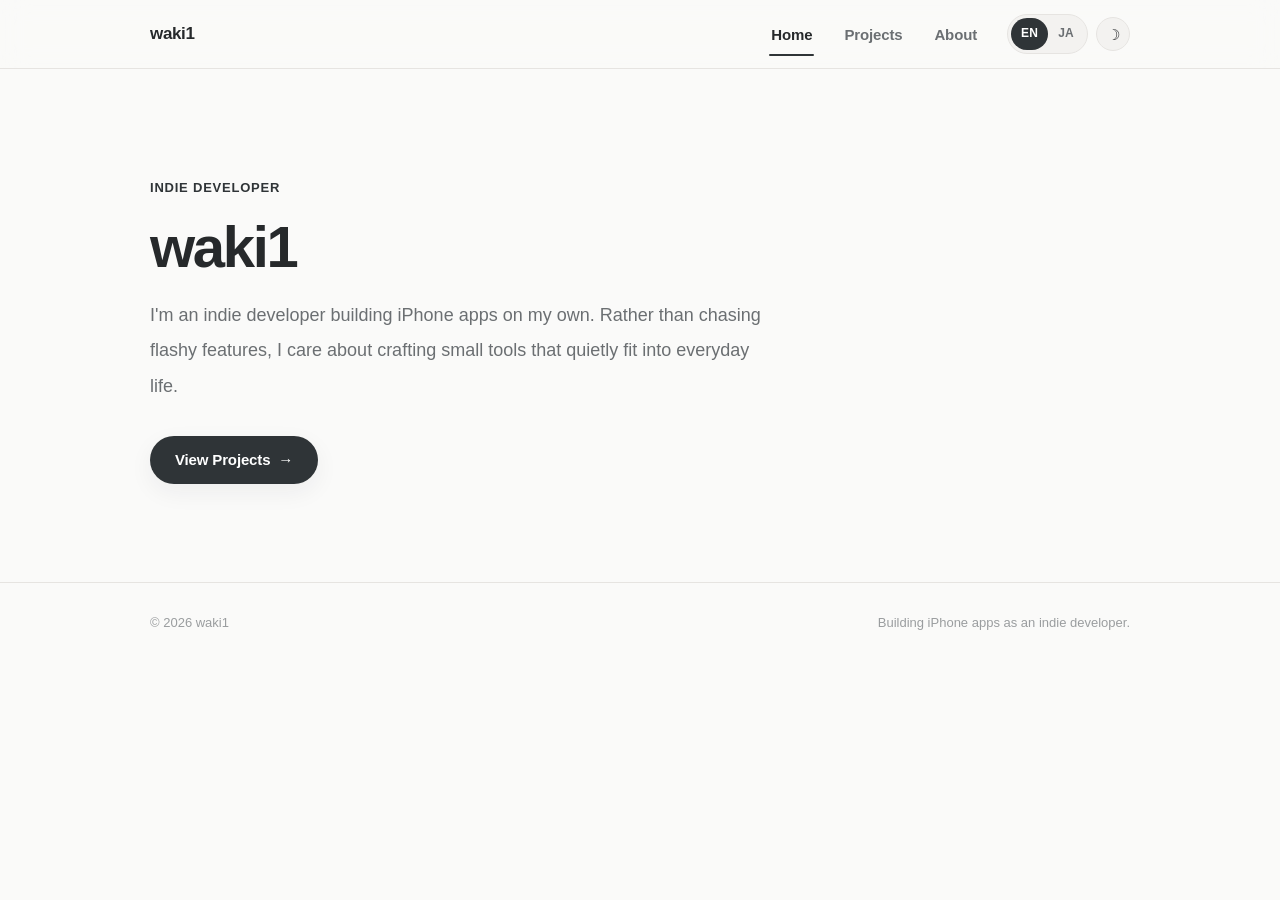
<file: index.html>
<!DOCTYPE html>
<html lang="en">
<head>
  <meta charset="UTF-8" />
  <meta name="viewport" content="width=device-width, initial-scale=1.0" />
  <title>waki1 - Indie Developer</title>
  <meta name="description" content="waki1 is an indie developer building iPhone apps — quiet, small tools crafted carefully for everyday life." />
  <meta name="robots" content="noai, noimageai" />
  <meta property="og:title" content="waki1 - Indie Developer" />
  <meta property="og:description" content="waki1 is an indie developer building iPhone apps — quiet, small tools crafted carefully for everyday life." />
  <meta property="og:type" content="website" />
  <meta name="theme-color" content="#2f3437" />
  <style>
    :root {
      --canvas: #fafaf9;
      --surface: #ffffff;
      --surface-soft: #f3f2f0;
      --ink: #26292b;
      --muted: #6b6f72;
      --faint: #9a9d9f;
      --accent: #2f3437;
      --accent-soft: #eceae7;
      --line: #e6e4e1;
      --nav-bg: rgba(250, 250, 249, .86);
      --radius: 18px;
      --radius-lg: 26px;
      --shadow: 0 18px 50px rgba(38, 41, 43, .08);
      --shadow-soft: 0 8px 24px rgba(38, 41, 43, .06);
      --max: 980px;
      --font-body: -apple-system, BlinkMacSystemFont, "SF Pro Text", "Hiragino Sans", "Hiragino Kaku Gothic ProN", "Noto Sans JP", sans-serif;
      --font-title: "Avenir Next", "SF Pro Display", "Hiragino Sans", sans-serif;
    }

    [data-theme="dark"] {
      --canvas: #17181a;
      --surface: #1f2123;
      --surface-soft: #26292b;
      --ink: #eef0f1;
      --muted: #a7abaf;
      --faint: #767b80;
      --accent: #d8dadc;
      --accent-soft: #2c2f31;
      --line: #313436;
      --nav-bg: rgba(23, 24, 26, .86);
      --shadow: 0 18px 50px rgba(0, 0, 0, .38);
      --shadow-soft: 0 8px 24px rgba(0, 0, 0, .3);
    }

    * { box-sizing: border-box; }
    html { scroll-behavior: smooth; }

    body {
      margin: 0;
      color: var(--ink);
      font-family: var(--font-body);
      line-height: 1.8;
      background: var(--canvas);
      transition: background-color .2s ease, color .2s ease;
    }

    a { color: inherit; text-decoration: none; }

    .wrap {
      width: min(var(--max), calc(100% - clamp(28px, 6vw, 56px)));
      margin: 0 auto;
    }

    /* Nav */
    .nav {
      position: sticky;
      top: 0;
      z-index: 20;
      border-bottom: 1px solid var(--line);
      background: var(--nav-bg);
      backdrop-filter: blur(14px);
      transition: background-color .2s ease, border-color .2s ease;
    }

    .nav-inner {
      min-height: 68px;
      display: flex;
      align-items: center;
      justify-content: space-between;
      gap: 16px;
      flex-wrap: wrap;
      padding: 10px 0;
    }

    .brand {
      font-weight: 800;
      font-size: 17px;
      letter-spacing: -.02em;
    }

    .nav-right {
      display: flex;
      align-items: center;
      gap: clamp(16px, 3vw, 28px);
      flex-wrap: wrap;
    }

    .tabs-nav {
      display: flex;
      align-items: center;
      gap: clamp(14px, 3vw, 28px);
    }

    .nav-controls {
      display: flex;
      align-items: center;
      gap: 8px;
    }

    .lang-toggle {
      display: inline-flex;
      align-items: center;
      padding: 3px;
      border: 1px solid var(--line);
      border-radius: 999px;
      background: var(--surface-soft);
      transition: background-color .2s ease, border-color .2s ease;
    }

    .lang-btn {
      border: 0;
      background: none;
      font: inherit;
      font-size: 12px;
      font-weight: 800;
      letter-spacing: .02em;
      color: var(--muted);
      padding: 5px 10px;
      border-radius: 999px;
      cursor: pointer;
      transition: background-color .18s ease, color .18s ease;
    }

    .lang-btn[aria-pressed="true"] {
      color: #fff;
      background: var(--accent);
    }

    [data-theme="dark"] .lang-btn[aria-pressed="true"] {
      color: #1b1c1e;
    }

    .theme-toggle {
      display: inline-flex;
      align-items: center;
      justify-content: center;
      width: 34px;
      height: 34px;
      border: 1px solid var(--line);
      border-radius: 999px;
      background: var(--surface-soft);
      color: var(--ink);
      font-size: 15px;
      line-height: 1;
      cursor: pointer;
      transition: background-color .2s ease, border-color .2s ease, transform .18s ease;
    }

    .theme-toggle:hover {
      transform: translateY(-1px);
    }

    .tab-btn {
      position: relative;
      padding: 8px 2px;
      border: 0;
      background: none;
      color: var(--muted);
      font: inherit;
      font-size: 15px;
      font-weight: 700;
      cursor: pointer;
      letter-spacing: -.01em;
    }

    .tab-btn::after {
      content: "";
      position: absolute;
      left: 0;
      right: 0;
      bottom: 0;
      height: 2px;
      border-radius: 2px;
      background: var(--accent);
      transform: scaleX(0);
      transition: transform .2s ease;
    }

    .tab-btn:hover { color: var(--ink); }

    .tab-btn[aria-current="page"] {
      color: var(--ink);
      font-weight: 800;
    }

    .tab-btn[aria-current="page"]::after {
      transform: scaleX(1);
    }

    /* Sections */
    main { padding: 56px 0 90px; }
    .view { display: none; }
    .view.is-active { display: block; }

    .eyebrow {
      display: inline-block;
      margin-bottom: 16px;
      color: var(--accent);
      font-size: 13px;
      font-weight: 800;
      letter-spacing: .06em;
      text-transform: uppercase;
    }

    /* Home */
    .hero {
      padding: 48px 0 8px;
    }

    .hero h1 {
      margin: 0 0 18px;
      font-family: var(--font-title);
      font-size: clamp(38px, 6vw, 58px);
      line-height: 1.12;
      letter-spacing: -.04em;
      font-weight: 750;
    }

    .hero .lead {
      max-width: 620px;
      margin: 0 0 32px;
      color: var(--muted);
      font-size: clamp(16px, 1.8vw, 18px);
      font-weight: 500;
      line-height: 1.95;
    }

    .btn {
      display: inline-flex;
      align-items: center;
      gap: 8px;
      min-height: 48px;
      padding: 12px 24px;
      border-radius: 999px;
      border: 1px solid transparent;
      font-weight: 800;
      font-size: 15px;
      letter-spacing: -.01em;
      cursor: pointer;
      transition: transform .18s ease, box-shadow .18s ease, background .18s ease;
    }

    .btn-primary {
      color: #fff;
      background: var(--accent);
      box-shadow: var(--shadow-soft);
    }

    [data-theme="dark"] .btn-primary {
      color: #1b1c1e;
    }

    .btn-primary:hover {
      transform: translateY(-2px);
      box-shadow: var(--shadow);
    }

    .btn-primary .arrow {
      transition: transform .18s ease;
    }

    .btn-primary:hover .arrow {
      transform: translateX(3px);
    }

    /* Section heading shared */
    .section-head {
      margin-bottom: 34px;
    }

    .section-head h2 {
      margin: 0 0 12px;
      font-family: var(--font-title);
      font-size: clamp(28px, 4vw, 38px);
      line-height: 1.2;
      letter-spacing: -.03em;
      font-weight: 720;
    }

    .section-head p {
      max-width: 640px;
      margin: 0;
      color: var(--muted);
      font-size: 16px;
      line-height: 1.9;
    }

    /* Projects grid */
    .cards {
      display: grid;
      gap: 18px;
      grid-template-columns: repeat(auto-fit, minmax(min(100%, 280px), 1fr));
    }

    .card {
      position: relative;
      display: flex;
      flex-direction: column;
      min-height: 168px;
      padding: 24px 22px 22px;
      border-radius: var(--radius);
      border: 1px solid var(--line);
      background: var(--surface);
      box-shadow: var(--shadow-soft);
      overflow: hidden;
      transition: transform .18s ease, box-shadow .18s ease, border-color .18s ease, background-color .2s ease;
    }

    .card::before {
      content: "";
      position: absolute;
      top: 0;
      left: 0;
      right: 0;
      height: 4px;
      background: var(--card-accent, var(--faint));
    }

    .card:hover {
      transform: translateY(-3px);
      box-shadow: var(--shadow);
      border-color: rgba(38, 41, 43, .14);
    }

    .card-dot {
      display: inline-flex;
      align-items: center;
      justify-content: center;
      width: 10px;
      height: 10px;
      margin-bottom: 14px;
      border-radius: 50%;
      background: var(--card-accent, var(--faint));
    }

    .card h3 {
      margin: 0 0 8px;
      font-size: 17px;
      line-height: 1.4;
      letter-spacing: -.02em;
    }

    .card p {
      margin: 0;
      color: var(--muted);
      font-size: 14px;
      line-height: 1.75;
    }

    /* About */
    .about-body {
      max-width: 640px;
    }

    .about-body p {
      margin: 0 0 20px;
      color: var(--muted);
      font-size: 16px;
      line-height: 1.95;
    }

    .about-body p:last-child { margin-bottom: 0; }

    /* Footer */
    footer {
      padding: 28px 0 44px;
      border-top: 1px solid var(--line);
      color: var(--faint);
      font-size: 13px;
      transition: border-color .2s ease, color .2s ease;
    }

    .foot {
      display: flex;
      justify-content: space-between;
      gap: 16px;
      flex-wrap: wrap;
    }

    @media (max-width: 560px) {
      .nav-inner { min-height: 60px; }
      .nav-right { gap: 12px; }
      .tabs-nav { gap: 16px; }
      .tab-btn { font-size: 14px; }
      .hero { padding-top: 30px; }
      main { padding: 40px 0 70px; }
      .card { padding: 20px 18px 18px; }
    }
  </style>
</head>
<body>
  <header class="nav">
    <div class="wrap nav-inner">
      <span class="brand">waki1</span>
      <div class="nav-right">
        <nav class="tabs-nav" aria-label="Main navigation">
          <button type="button" class="tab-btn" data-tab="home" aria-current="page">Home</button>
          <button type="button" class="tab-btn" data-tab="projects">Projects</button>
          <button type="button" class="tab-btn" data-tab="about">About</button>
        </nav>
        <div class="nav-controls">
          <div class="lang-toggle" role="group" aria-label="Language">
            <button type="button" class="lang-btn" data-lang="en" aria-pressed="true">EN</button>
            <button type="button" class="lang-btn" data-lang="ja" aria-pressed="false">JA</button>
          </div>
          <button type="button" class="theme-toggle" id="themeToggle" aria-label="Switch to dark mode" aria-pressed="false">
            <span id="themeToggleIcon" aria-hidden="true">&#9789;</span>
          </button>
        </div>
      </div>
    </div>
  </header>

  <main>
    <div class="wrap">

      <section id="home" class="view">
        <div class="hero">
          <span class="eyebrow" data-i18n="home.eyebrow">Indie Developer</span>
          <h1>waki1</h1>
          <p class="lead" data-i18n="home.lead">
            I'm an indie developer building iPhone apps on my own. Rather than chasing flashy features, I care about crafting small tools that quietly fit into everyday life.
          </p>
          <button type="button" class="btn btn-primary" data-goto="projects">
            <span data-i18n="home.cta">View Projects</span> <span class="arrow">→</span>
          </button>
        </div>
      </section>

      <section id="projects" class="view">
        <div class="section-head">
          <h2 data-i18n="projects.heading">Projects</h2>
          <p data-i18n="projects.subhead">iPhone apps I've released or am currently building.</p>
        </div>
        <div class="cards">
          <a class="card" style="--card-accent:#3f5e52" href="place-diary/index.html">
            <span class="card-dot"></span>
            <h3 data-i18n="projects.placediary.title">PlaceDiary - Quietly keep the air of a place</h3>
            <p data-i18n="projects.placediary.desc">PlaceDiary is an iPhone app for quietly preserving the warmth and space of a place. Available on the App Store.</p>
          </a>
          <a class="card" style="--card-accent:#7866c9" href="off-for-now/index.html">
            <span class="card-dot"></span>
            <h3 data-i18n="projects.offfornow.title">OffForNow - The choice to step away, for now</h3>
            <p data-i18n="projects.offfornow.desc">OffForNow is an iPhone app that helps you step back from information and return to your own time. Available on the App Store.</p>
          </a>
          <a class="card" style="--card-accent:#8a8f93" href="drink-social/index.html">
            <span class="card-dot"></span>
            <h3 data-i18n="projects.drinksocial.title">AlcoAid - Track your drinks, avoid overdoing it</h3>
            <p data-i18n="projects.drinksocial.desc">AlcoAid is an iPhone app that makes it easy to log your drinks, with a calendar, favorites, bar notes, and safety alerts to help you avoid overdrinking.</p>
          </a>
          <a class="card" style="--card-accent:#5c4736" href="live-letter/index.html">
            <span class="card-dot"></span>
            <h3 data-i18n="projects.liveletter.title">Live Letter - Keep the afterglow of a live show, like a letter</h3>
            <p data-i18n="projects.liveletter.desc">Live Letter is an iPhone app for keeping and looking back on the afterglow of concerts and festivals, like a letter or scrapbook. Available on the App Store.</p>
          </a>
          <a class="card" style="--card-accent:#2563eb" href="image-rotator/index.html">
            <span class="card-dot"></span>
            <h3 data-i18n="projects.imagerotator.title">ImageRotator - Easy photo orientation fixes and conversion</h3>
            <p data-i18n="projects.imagerotator.desc">ImageRotator is an iOS media conversion app for fixing photo orientation, batch rotating images, converting formats, cropping for social media, converting Live Photos, and trimming video.</p>
          </a>
        </div>
      </section>

      <section id="about" class="view">
        <div class="section-head">
          <h2 data-i18n="about.heading">About</h2>
          <p data-i18n="about.tagline">Indie Developer</p>
        </div>
        <div class="about-body">
          <p data-i18n="about.p1">waki1 is an indie developer building iPhone apps solo. Rather than working with a large team, I handle everything myself — from planning and design to development and release.</p>
          <p data-i18n="about.p2">What I build are apps for keeping memories, managing your distance from information, tracking daily habits, and handling photos and video — small apps that aren't about flashy features, but about being quietly useful in everyday life.</p>
          <p data-i18n="about.p3">I carefully review each feature, always thinking about whether it creates a comfortable experience for the people using it. Rather than flashy marketing, I care about the feel of actually using the app, and that's what drives my development.</p>
          <p data-i18n="about.p4">The profile on this page is a placeholder. I plan to gradually rewrite the content over time.</p>
        </div>
      </section>

    </div>
  </main>

  <footer>
    <div class="wrap foot">
      <span>&copy; 2026 waki1</span>
      <span data-i18n="footer.tagline">Building iPhone apps as an indie developer.</span>
    </div>
  </footer>

  <script>
    /* ---------- i18n ---------- */
    const i18n = {
      en: {
        "meta.title": "waki1 - Indie Developer",
        "meta.description": "waki1 is an indie developer building iPhone apps — quiet, small tools crafted carefully for everyday life.",
        "home.eyebrow": "Indie Developer",
        "home.lead": "I'm an indie developer building iPhone apps on my own. Rather than chasing flashy features, I care about crafting small tools that quietly fit into everyday life.",
        "home.cta": "View Projects",
        "projects.heading": "Projects",
        "projects.subhead": "iPhone apps I've released or am currently building.",
        "projects.placediary.title": "PlaceDiary - Quietly keep the air of a place",
        "projects.placediary.desc": "PlaceDiary is an iPhone app for quietly preserving the warmth and space of a place. Available on the App Store.",
        "projects.offfornow.title": "OffForNow - The choice to step away, for now",
        "projects.offfornow.desc": "OffForNow is an iPhone app that helps you step back from information and return to your own time. Available on the App Store.",
        "projects.drinksocial.title": "AlcoAid - Track your drinks, avoid overdoing it",
        "projects.drinksocial.desc": "AlcoAid is an iPhone app that makes it easy to log your drinks, with a calendar, favorites, bar notes, and safety alerts to help you avoid overdrinking.",
        "projects.liveletter.title": "Live Letter - Keep the afterglow of a live show, like a letter",
        "projects.liveletter.desc": "Live Letter is an iPhone app for keeping and looking back on the afterglow of concerts and festivals, like a letter or scrapbook. Available on the App Store.",
        "projects.imagerotator.title": "ImageRotator - Easy photo orientation fixes and conversion",
        "projects.imagerotator.desc": "ImageRotator is an iOS media conversion app for fixing photo orientation, batch rotating images, converting formats, cropping for social media, converting Live Photos, and trimming video.",
        "about.heading": "About",
        "about.tagline": "Indie Developer",
        "about.p1": "waki1 is an indie developer building iPhone apps solo. Rather than working with a large team, I handle everything myself — from planning and design to development and release.",
        "about.p2": "What I build are apps for keeping memories, managing your distance from information, tracking daily habits, and handling photos and video — small apps that aren't about flashy features, but about being quietly useful in everyday life.",
        "about.p3": "I carefully review each feature, always thinking about whether it creates a comfortable experience for the people using it. Rather than flashy marketing, I care about the feel of actually using the app, and that's what drives my development.",
        "about.p4": "The profile on this page is a placeholder. I plan to gradually rewrite the content over time.",
        "footer.tagline": "Building iPhone apps as an indie developer."
      },
      ja: {
        "meta.title": "waki1 - 個人開発者",
        "meta.description": "waki1は個人開発者としてiPhoneアプリを制作しています。静かで小さな、日常のための道具をつくることを大切にしています。",
        "home.eyebrow": "個人開発者",
        "home.lead": "個人開発者として、iPhoneアプリをひとりでつくっています。派手さよりも、日常にそっとなじむ小さな道具を、時間をかけて丁寧に磨くことを大切にしています。",
        "home.cta": "Projects を見る",
        "projects.heading": "Projects",
        "projects.subhead": "これまでにリリースした、あるいは開発中のiPhoneアプリです。",
        "projects.placediary.title": "PlaceDiary - その場所の空気を、静かに残す",
        "projects.placediary.desc": "PlaceDiaryは、場所にまつわる温度や余白を静かに残すためのiPhoneアプリです。App Storeで配信中。",
        "projects.offfornow.title": "OffForNow - いったん離れる、という選択",
        "projects.offfornow.desc": "OffForNowは、情報から少しだけ離れて、自分の時間へ戻るためのiPhoneアプリです。App Storeで配信中。",
        "projects.drinksocial.title": "アルコエイド - 飲酒記録で飲み過ぎ防止",
        "projects.drinksocial.desc": "アルコエイドは、飲んだお酒をかんたんに記録し、カレンダー・お気に入り・酒場メモ・セーフティ通知で飲みすぎ防止をサポートするiPhoneアプリです。",
        "projects.liveletter.title": "Live Letter - ライブの余韻を手紙のように残す",
        "projects.liveletter.desc": "Live Letterは、ライブやフェスの余韻を手紙やスクラップブックのように残して見返すiPhoneアプリです。App Storeで公開中です。",
        "projects.imagerotator.title": "ImageRotator - 写真の向き補正・画像変換をかんたんに",
        "projects.imagerotator.desc": "ImageRotatorは、写真の向き補正、画像の一括回転、形式変換、SNS向けクロップ、Live Photos変換、動画トリミングに対応したiOS向けメディア変換アプリです。",
        "about.heading": "About",
        "about.tagline": "個人開発者",
        "about.p1": "waki1は、個人でiPhoneアプリを開発しているインディー開発者です。大きなチームではなく、ひとりで企画から設計、開発、公開までを担当しています。",
        "about.p2": "つくっているのは、記憶を残すアプリ、情報との距離を整えるアプリ、日々の習慣を記録するアプリ、写真や動画を扱うツールなど、どれも派手な機能を競うものではなく、日常の中で静かに役立つことを目指した小さなアプリです。",
        "about.p3": "ひとつひとつの機能を丁寧に見直しながら、使う人にとって心地よい体験になっているかを大切に考えています。派手な宣伝よりも、実際に使ったときの手触りを大事にしたいという思いで開発を続けています。",
        "about.p4": "このページのプロフィールは仮の内容です。今後、内容は少しずつ書き直していく予定です。",
        "footer.tagline": "個人開発者としてiPhoneアプリをつくっています。"
      }
    };

    const LANG_KEY = "site-lang";
    const THEME_KEY = "site-theme";
    let currentLang = "en";

    function applyTranslations(lang) {
      const dict = i18n[lang] || i18n.en;

      document.querySelectorAll("[data-i18n]").forEach(el => {
        const key = el.dataset.i18n;
        if (dict[key] !== undefined) {
          el.textContent = dict[key];
        }
      });

      document.querySelectorAll("[data-i18n-html]").forEach(el => {
        const key = el.dataset.i18nHtml;
        if (dict[key] !== undefined) {
          el.innerHTML = dict[key];
        }
      });

      document.documentElement.lang = lang;

      const metaDescription = document.querySelector('meta[name="description"]');
      if (metaDescription) {
        metaDescription.setAttribute("content", dict["meta.description"]);
      }
      const ogDescription = document.querySelector('meta[property="og:description"]');
      if (ogDescription) {
        ogDescription.setAttribute("content", dict["meta.description"]);
      }
      const ogTitle = document.querySelector('meta[property="og:title"]');
      if (ogTitle) {
        ogTitle.setAttribute("content", dict["meta.title"]);
      }
    }

    function setLanguage(lang, { persist = true } = {}) {
      currentLang = i18n[lang] ? lang : "en";

      applyTranslations(currentLang);

      document.querySelectorAll(".lang-btn").forEach(btn => {
        const isActive = btn.dataset.lang === currentLang;
        btn.setAttribute("aria-pressed", isActive ? "true" : "false");
      });

      if (persist) {
        try {
          localStorage.setItem(LANG_KEY, currentLang);
        } catch (e) {
          /* localStorage unavailable — ignore */
        }
      }

      updateTitle();
    }

    document.querySelectorAll(".lang-btn").forEach(button => {
      button.addEventListener("click", () => setLanguage(button.dataset.lang));
    });

    /* ---------- theme ---------- */
    const themeToggle = document.getElementById("themeToggle");
    const themeToggleIcon = document.getElementById("themeToggleIcon");

    function applyThemeMeta(theme) {
      const meta = document.querySelector('meta[name="theme-color"]');
      if (meta) {
        meta.setAttribute("content", theme === "dark" ? "#17181a" : "#2f3437");
      }
    }

    function setTheme(theme, { persist = true } = {}) {
      const resolved = theme === "dark" ? "dark" : "light";

      if (resolved === "dark") {
        document.documentElement.setAttribute("data-theme", "dark");
      } else {
        document.documentElement.removeAttribute("data-theme");
      }

      if (themeToggle) {
        themeToggle.setAttribute("aria-pressed", resolved === "dark" ? "true" : "false");
        themeToggle.setAttribute("aria-label", resolved === "dark" ? "Switch to light mode" : "Switch to dark mode");
      }
      if (themeToggleIcon) {
        themeToggleIcon.innerHTML = resolved === "dark" ? "&#9788;" : "&#9789;";
      }

      applyThemeMeta(resolved);

      if (persist) {
        try {
          localStorage.setItem(THEME_KEY, resolved);
        } catch (e) {
          /* localStorage unavailable — ignore */
        }
      }
    }

    if (themeToggle) {
      themeToggle.addEventListener("click", () => {
        const isDark = document.documentElement.getAttribute("data-theme") === "dark";
        setTheme(isDark ? "light" : "dark");
      });
    }

    function initLanguage() {
      let stored = null;
      try {
        stored = localStorage.getItem(LANG_KEY);
      } catch (e) {
        /* localStorage unavailable — ignore */
      }
      setLanguage(stored === "ja" ? "ja" : "en", { persist: false });
    }

    function initTheme() {
      let stored = null;
      try {
        stored = localStorage.getItem(THEME_KEY);
      } catch (e) {
        /* localStorage unavailable — ignore */
      }
      if (stored === "dark" || stored === "light") {
        setTheme(stored, { persist: false });
      } else {
        const prefersDark = window.matchMedia && window.matchMedia("(prefers-color-scheme: dark)").matches;
        setTheme(prefersDark ? "dark" : "light", { persist: false });
      }
    }

    /* ---------- tabs (unchanged routing logic) ---------- */
    const validTabs = ["home", "projects", "about"];

    function currentTabFromHash() {
      const hash = window.location.hash.replace("#", "");
      return validTabs.includes(hash) ? hash : "home";
    }

    let currentSelectedTab = "home";

    function updateTitle() {
      const dict = i18n[currentLang] || i18n.en;
      document.title = currentSelectedTab === "home"
        ? dict["meta.title"]
        : `${currentSelectedTab === "projects" ? "Projects" : "About"} - waki1`;
    }

    function showTab(tab, { updateHash = true } = {}) {
      const selected = validTabs.includes(tab) ? tab : "home";
      currentSelectedTab = selected;

      document.querySelectorAll(".view").forEach(section => {
        section.classList.toggle("is-active", section.id === selected);
      });

      document.querySelectorAll(".tab-btn").forEach(button => {
        const isActive = button.dataset.tab === selected;
        if (isActive) {
          button.setAttribute("aria-current", "page");
        } else {
          button.removeAttribute("aria-current");
        }
      });

      if (updateHash) {
        const url = new URL(window.location.href);
        url.hash = `#${selected}`;
        history.pushState(null, "", url);
      }

      updateTitle();
    }

    document.querySelectorAll(".tab-btn").forEach(button => {
      button.addEventListener("click", () => showTab(button.dataset.tab));
    });

    document.querySelectorAll("[data-goto]").forEach(button => {
      button.addEventListener("click", () => showTab(button.dataset.goto));
    });

    window.addEventListener("hashchange", () => {
      showTab(currentTabFromHash(), { updateHash: false });
    });

    initTheme();
    initLanguage();
    showTab(currentTabFromHash(), { updateHash: false });
  </script>
</body>
</html>
</file>
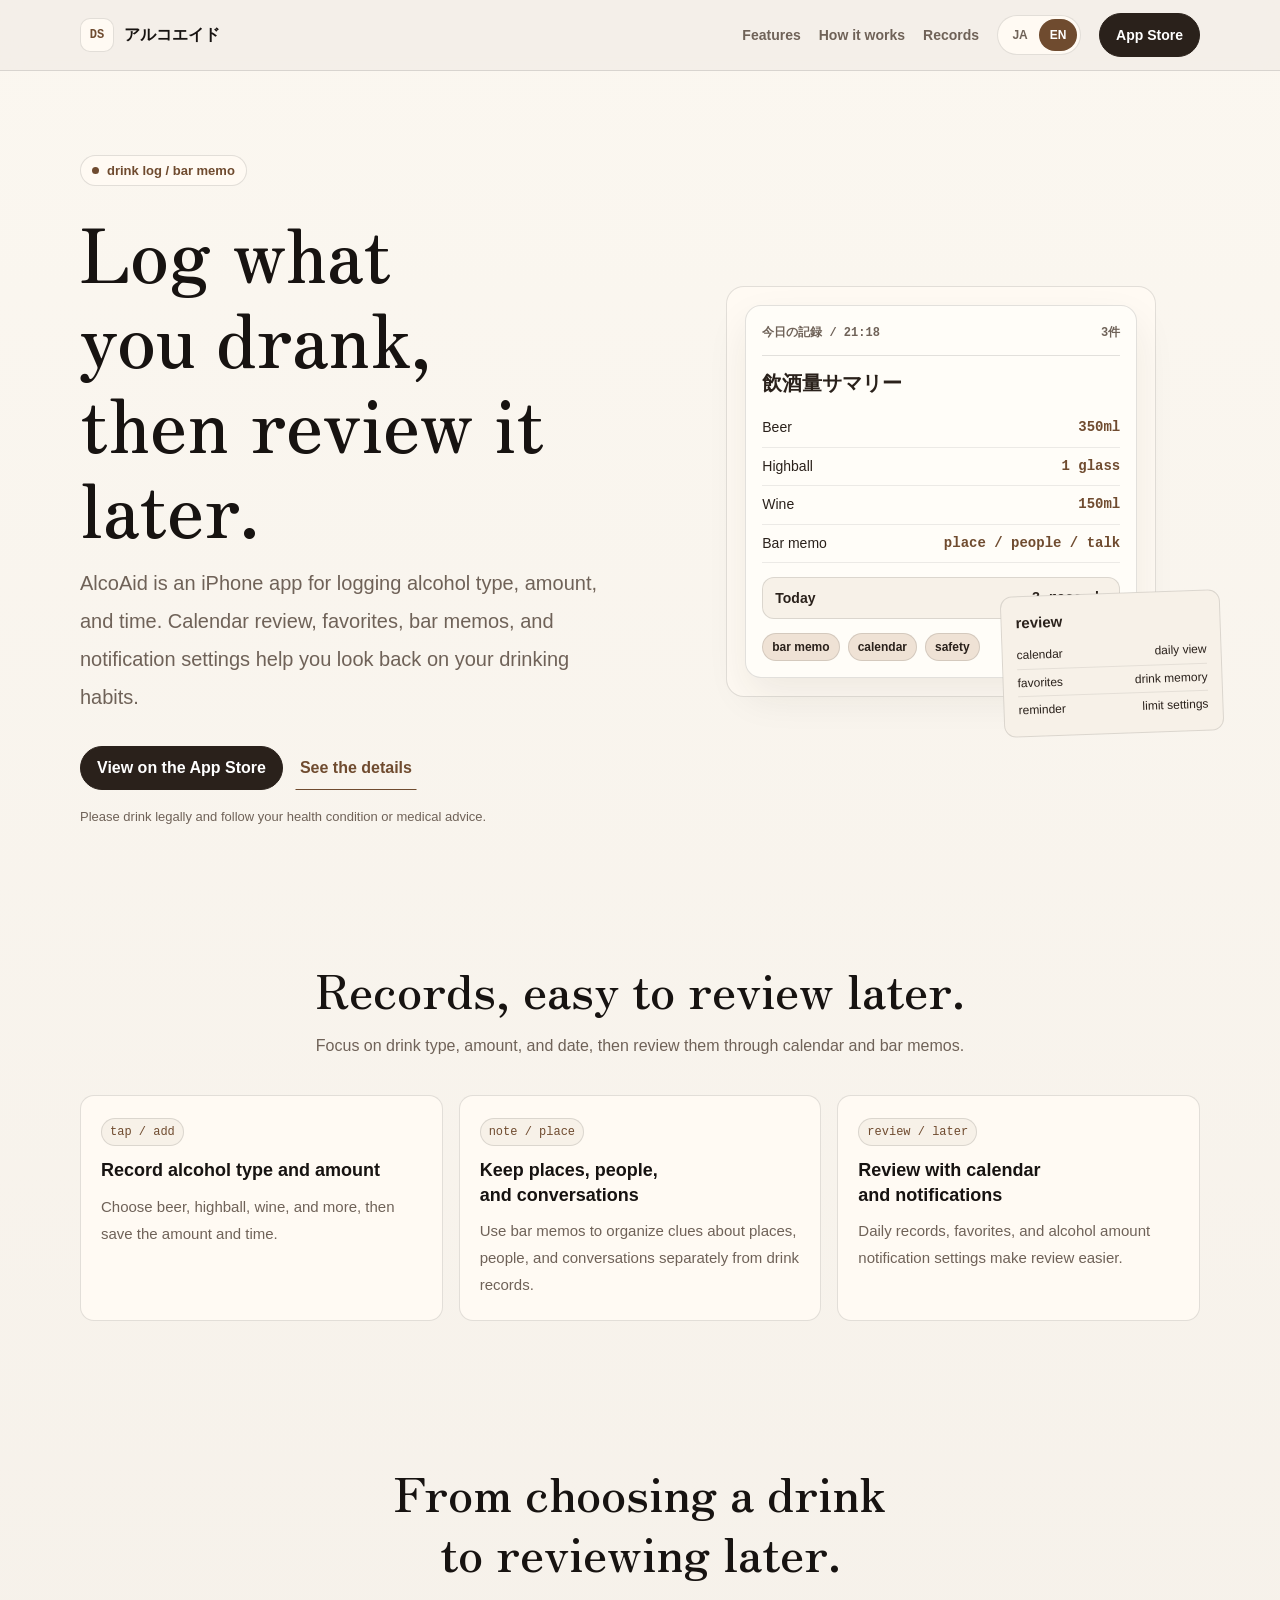
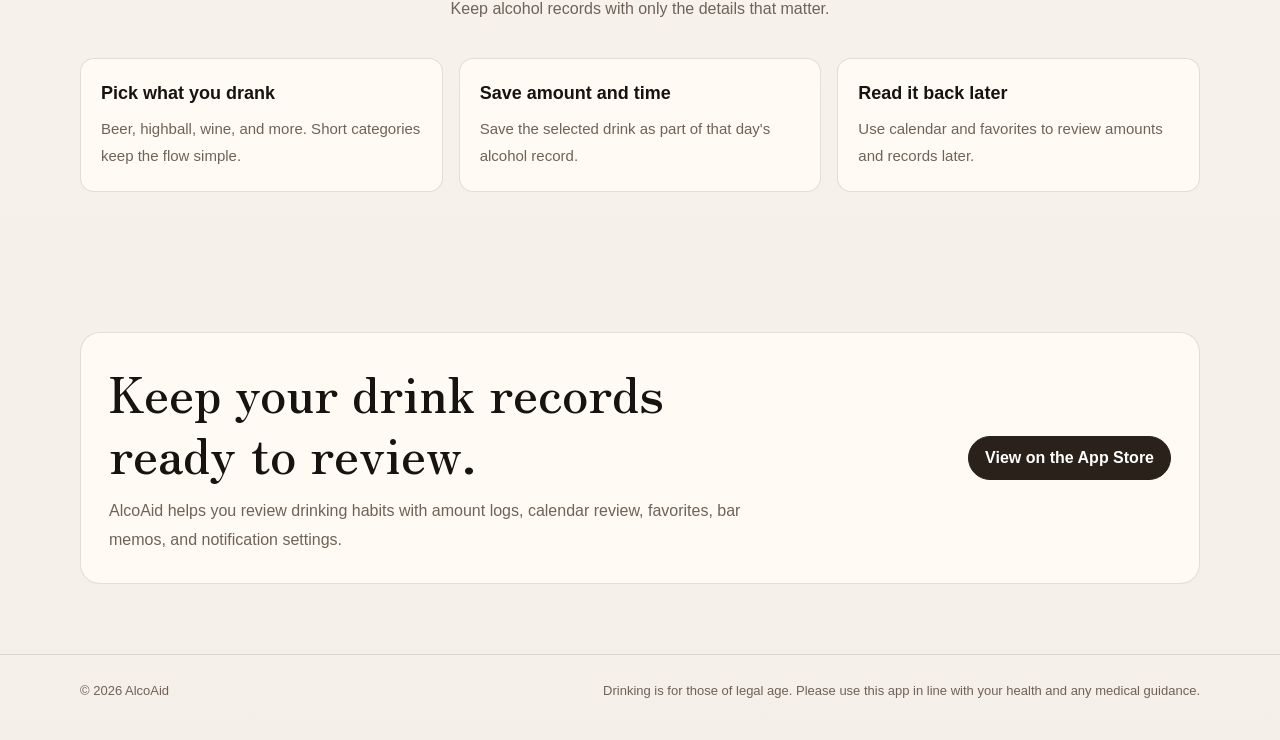
<file: drink-social/index.html>
<!DOCTYPE html>
<html lang="ja">
<head>
  <meta charset="UTF-8" />
  <meta name="viewport" content="width=device-width, initial-scale=1.0" />
  <title>アルコエイド - 飲んだ量を、あとで見返す。</title>
  <meta id="meta-description" name="description" content="アルコエイドは、お酒の種類や量、日時を記録し、カレンダーや酒場メモで振り返るiPhoneアプリです。" />
  <meta id="og-title" property="og:title" content="アルコエイド - 飲んだ量を、あとで見返す。" />
  <meta id="og-description" property="og:description" content="お酒の種類や量、日時を残し、カレンダー、酒場メモ、通知設定で振り返れるiPhoneアプリです。" />
  <meta property="og:type" content="website" />
  <meta name="theme-color" content="#f4efe8" />
  <link rel="preconnect" href="https://fonts.googleapis.com" />
  <link rel="preconnect" href="https://fonts.gstatic.com" crossorigin />
  <link href="https://fonts.googleapis.com/css2?family=Zen+Old+Mincho:wght@500;600;700&display=swap" rel="stylesheet" />
  <style>
    :root {
      --bg: #f4efe8;
      --panel: #fffaf3;
      --panel-2: #f7f1e8;
      --text: #171311;
      --muted: #6f6258;
      --line: rgba(23, 19, 17, .12);
      --ink: #2a211b;
      --accent: #6f4b2f;
      --tag: #efe2d5;
      --max: 1120px;
      --radius: 14px;
      --radius-lg: 18px;
      --font: -apple-system, BlinkMacSystemFont, "SF Pro Text", "Hiragino Sans", "Noto Sans JP", sans-serif;
      --font-display: "Zen Old Mincho", "Hiragino Mincho ProN", "Yu Mincho", serif;
      --mono: "SFMono-Regular", ui-monospace, Menlo, Consolas, monospace;
    }
    * { box-sizing: border-box; }
    html { scroll-behavior: smooth; }
    body {
      margin: 0;
      font-family: var(--font);
      color: var(--text);
      background: linear-gradient(180deg, #fbf7f0 0%, var(--bg) 100%);
      overflow-x: hidden;
      -webkit-touch-callout: none;
      -webkit-user-select: none;
      user-select: none;
    }
    a { color: inherit; text-decoration: none; }
    .wrap { width: min(var(--max), calc(100% - clamp(28px, 5vw, 56px))); margin: 0 auto; }
    .nav {
      position: sticky; top: 0; z-index: 20;
      background: rgba(244, 239, 232, .94);
      border-bottom: 1px solid var(--line);
      backdrop-filter: blur(12px);
    }
    .nav-inner {
      min-height: 70px;
      display: flex; align-items: center; justify-content: space-between; gap: 18px;
    }
    .brand { display: inline-flex; align-items: center; gap: 10px; font-weight: 650; letter-spacing: 0; }
    .brand-mark {
      width: 34px; height: 34px; border-radius: 10px; border: 1px solid var(--line);
      display: grid; place-items: center; background: var(--panel); font-family: var(--mono);
      font-size: 12px; color: var(--accent);
    }
    .nav-links {
      display: flex; align-items: center; gap: 18px; color: var(--muted); font-size: 14px; font-weight: 700;
      overflow-x: auto; white-space: nowrap; scrollbar-width: none;
    }
    .nav-links::-webkit-scrollbar { display: none; }
    .nav-links a:hover { color: var(--accent); }
    .language-switch {
      display: inline-flex; align-items: center; padding: 3px; border: 1px solid var(--line);
      border-radius: 999px; background: var(--panel); flex: 0 0 auto;
    }
    .language-switch button {
      min-width: 38px; min-height: 32px; padding: 5px 9px; border: 0; border-radius: 999px;
      color: var(--muted); background: transparent; font: inherit; font-size: 12px; font-weight: 650; cursor: pointer;
    }
    .language-switch button[aria-pressed="true"] { color: #fff; background: var(--accent); }
    .button, .text-link {
      display: inline-flex; align-items: center; justify-content: center; min-height: 44px; padding: 11px 16px;
      border-radius: 999px; border: 1px solid var(--line); font-weight: 650; letter-spacing: 0; white-space: nowrap;
    }
    .button { background: var(--ink); border-color: var(--ink); color: #fff; }
    .text-link { background: transparent; color: var(--accent); border-color: transparent; border-bottom: 1px solid var(--accent); border-radius: 0; padding-inline: 4px; }

    .hero { padding: 84px 0 60px; }
    .hero-grid { display: grid; grid-template-columns: minmax(0, 1.02fr) minmax(320px, .98fr); gap: clamp(30px, 5vw, 64px); align-items: center; }
    .kicker {
      display: inline-flex; align-items: center; gap: 8px; width: fit-content; padding: 7px 11px;
      border: 1px solid var(--line); border-radius: 999px; background: var(--panel); color: var(--accent);
      font-size: 13px; font-weight: 650;
    }
    .kicker::before { content: ""; width: 7px; height: 7px; border-radius: 50%; background: var(--accent); }
    h1, h2, h3 { text-wrap: balance; }
    h1 { margin: 22px 0 16px; font-family: var(--font-display); font-size: clamp(42px, 6vw, 74px); line-height: 1.15; letter-spacing: 0; font-weight: 600; }
    .lead { max-width: 620px; margin: 0; color: var(--muted); font-size: clamp(17px, 2vw, 20px); line-height: 1.9; font-weight: 500; }
    .hero-actions { display: flex; flex-wrap: wrap; gap: 12px; margin-top: 30px; }
    .note { margin: 16px 0 0; color: var(--muted); font-size: 13px; line-height: 1.7; }

    .log-stage { display: grid; place-items: center; position: relative; min-height: 520px; }
    .log-shell { width: min(430px, 92vw); background: var(--panel); border: 1px solid var(--line); border-radius: var(--radius-lg); padding: 18px; }
    .log-card {
      border: 1px solid var(--line); border-radius: 16px;
      background: #fffdf8;
      padding: 18px 16px 16px; color: var(--ink);
      box-shadow: 0 18px 40px rgba(42, 33, 27, .08);
    }
    .log-head {
      display: flex; justify-content: space-between; gap: 16px; align-items: center;
      padding-bottom: 14px; border-bottom: 1px solid var(--line);
      margin-bottom: 14px; font-family: var(--mono); font-size: 12px; color: var(--muted); font-weight: 650;
    }
    .log-title { margin: 0 0 12px; font-size: 20px; font-weight: 650; letter-spacing: 0; }
    .log-line {
      display: flex; justify-content: space-between; gap: 12px; padding: 9px 0; border-bottom: 1px solid rgba(23, 19, 17, .08);
      font-size: 14px; line-height: 1.4;
    }
    .log-line span:last-child { text-align: right; white-space: nowrap; font-family: var(--mono); color: var(--accent); font-weight: 650; }
    .log-total {
      display: flex; justify-content: space-between; gap: 12px; margin-top: 14px; padding: 12px; border: 1px solid var(--line);
      border-radius: 12px; background: var(--panel-2); font-size: 14px; font-weight: 650;
    }
    .log-total span:last-child { font-family: var(--mono); }
    .log-tags { display: flex; flex-wrap: wrap; gap: 8px; margin-top: 14px; }
    .tag {
      padding: 6px 9px; border: 1px solid var(--line); border-radius: 999px; background: var(--tag);
      font-size: 12px; font-weight: 800; color: var(--ink);
    }
    .log-side {
      position: absolute; right: 0; bottom: 18px; transform: translateX(22px) rotate(-2deg); width: min(220px, 42vw);
      border: 1px solid var(--line); border-radius: 12px; background: var(--panel-2); padding: 14px 14px 12px;
      font-size: 12px; line-height: 1.55; color: var(--ink);
    }
    .log-side strong { display: block; margin-bottom: 8px; font-size: 15px; }
    .log-side .mini-row { display: flex; justify-content: space-between; gap: 10px; padding: 4px 0; border-bottom: 1px solid rgba(23, 19, 17, .08); }
    .log-side .mini-row:last-child { border-bottom: 0; }

    section { padding: 70px 0; }
    .section-head { max-width: 720px; margin: 0 auto 34px; text-align: center; }
    .section-head h2 { margin: 0; font-family: var(--font-display); font-size: clamp(30px, 4.2vw, 48px); line-height: 1.25; letter-spacing: 0; font-weight: 600; }
    .section-head p { margin: 14px auto 0; color: var(--muted); font-size: 16px; line-height: 1.8; }
    .feature-grid, .how-grid { display: grid; grid-template-columns: repeat(3, 1fr); gap: 16px; }
    .feature-card, .step-card {
      border: 1px solid var(--line); border-radius: var(--radius); background: var(--panel); padding: 22px 20px;
    }
    .feature-card h3, .step-card h3 { margin: 0 0 10px; font-size: 18px; line-height: 1.35; letter-spacing: 0; }
    .feature-card p, .step-card p { margin: 0; color: var(--muted); font-size: 15px; line-height: 1.8; }
    .feature-chip {
      display: inline-flex; align-items: center; margin-bottom: 12px; padding: 6px 8px; border: 1px solid var(--line);
      border-radius: 999px; background: var(--panel-2); font-family: var(--mono); font-size: 12px; color: var(--accent);
    }
    .log-strip { display: grid; gap: 10px; margin-top: 14px; }
    .log-row {
      display: flex; justify-content: space-between; gap: 12px; padding: 10px 0; border-bottom: 1px dotted var(--line);
      font-family: var(--mono); font-size: 12px; color: var(--ink);
    }
    .log-row:last-child { border-bottom: 0; }
    .cta { border: 1px solid var(--line); border-radius: calc(var(--radius-lg) + 2px); background: var(--panel); padding: 28px; }
    .cta-grid { display: grid; grid-template-columns: 1fr auto; gap: 24px; align-items: center; }
    .cta h2 { margin: 0; font-family: var(--font-display); font-size: clamp(28px, 4vw, 50px); line-height: 1.22; letter-spacing: 0; font-weight: 600; }
    .cta p { margin: 14px 0 0; color: var(--muted); font-size: 16px; line-height: 1.8; max-width: 640px; }
    footer { padding: 28px 0 42px; color: var(--muted); font-size: 13px; border-top: 1px solid var(--line); }
    .foot { display: flex; justify-content: space-between; gap: 18px; flex-wrap: wrap; }

    @media (max-width: 940px) {
      .hero-grid, .cta-grid { grid-template-columns: 1fr; }
      .feature-grid, .how-grid { grid-template-columns: 1fr; }
      .log-stage { min-height: 420px; }
      .log-side { position: static; transform: none; width: 100%; margin-top: 14px; }
    }
    @media (max-width: 620px) {
      .nav-inner { min-height: 64px; }
      .nav-links { gap: 14px; }
      .nav-links a:not(.button) { display: none; }
      .hero { padding-top: 56px; }
      h1 { font-size: 40px; }
      section { padding: 56px 0; }
      .log-shell { padding: 12px; }
      .log-card { padding: 16px 12px 12px; }
      .log-title { font-size: 18px; }
      .cta { padding: 22px; }
      .language-switch button { min-width: 34px; padding-inline: 7px; }
    }
  </style>
</head>
<body>
  <header class="nav">
    <div class="wrap nav-inner">
      <a class="brand" href="#top" aria-label="アルコエイド トップへ" data-i18n-aria-label="brandLabel">
        <span class="brand-mark">DS</span>
        <span>アルコエイド</span>
      </a>
      <div class="nav-links">
        <a href="#features" data-i18n="navFeatures">できること</a>
        <a href="#howto" data-i18n="navHowto">使い方</a>
	        <a href="#record" data-i18n="navPromise">記録</a>
        <div class="language-switch" role="group" aria-label="言語を選択" data-i18n-aria-label="languageLabel">
          <button type="button" data-language="ja" aria-pressed="true">JA</button>
          <button type="button" data-language="en" aria-pressed="false">EN</button>
        </div>
        <a class="button" href="https://apps.apple.com/jp/app/id6759056143" data-store-link data-i18n="navStore">App Store</a>
      </div>
    </div>
  </header>

  <main id="top">
    <section class="hero">
      <div class="wrap hero-grid">
        <div>
	          <div class="kicker" data-i18n="heroKicker">飲酒記録 / 酒場メモ</div>
	          <h1 data-i18n-html="heroTitle">飲んだ量を、<br><span>あとで見返す。</span></h1>
	          <p class="lead" data-i18n="heroLead">アルコエイドは、お酒の種類、量、日時をタップで残すためのiPhoneアプリです。カレンダー、お気に入り、酒場メモ、通知設定で、自分の飲み方をあとから確認できます。</p>
          <div class="hero-actions">
            <a class="button" href="https://apps.apple.com/jp/app/id6759056143" data-store-link data-i18n="heroStore">App Storeで見る</a>
            <a class="text-link" href="#features" data-i18n="heroLink">内容を見る</a>
          </div>
          <p class="note" data-i18n="heroNote">※飲酒は20歳になってから。体調や医師の指示に従ってご利用ください。</p>
        </div>

        <div class="log-stage" aria-hidden="true" id="record">
          <div class="log-shell">
            <div class="log-card">
	              <div class="log-head"><span>今日の記録 / 21:18</span><span>3件</span></div>
	              <p class="log-title">飲酒量サマリー</p>
	              <div class="log-line"><span data-i18n="recordLine1L">ビール</span><span data-i18n="recordLine1R">350ml</span></div>
	              <div class="log-line"><span data-i18n="recordLine2L">ハイボール</span><span data-i18n="recordLine2R">1杯</span></div>
	              <div class="log-line"><span data-i18n="recordLine3L">ワイン</span><span data-i18n="recordLine3R">150ml</span></div>
	              <div class="log-line"><span data-i18n="recordLine4L">酒場メモ</span><span data-i18n="recordLine4R">店や人、会話</span></div>
	              <div class="log-total"><span data-i18n="recordTotalLabel">今日の合計</span><span data-i18n="recordTotalValue">3件</span></div>
              <div class="log-tags">
                <span class="tag" data-i18n="tag1">酒場メモ</span>
                <span class="tag" data-i18n="tag2">カレンダー</span>
                <span class="tag" data-i18n="tag3">通知</span>
              </div>
            </div>
          </div>
          <div class="log-side">
	            <strong data-i18n="sideTitle">振り返り</strong>
	            <div class="mini-row"><span data-i18n="sideRow1L">カレンダー</span><span data-i18n="sideRow1R">日別表示</span></div>
	            <div class="mini-row"><span data-i18n="sideRow2L">お気に入り</span><span data-i18n="sideRow2R">一杯の記録</span></div>
	            <div class="mini-row"><span data-i18n="sideRow3L">通知</span><span data-i18n="sideRow3R">上限設定</span></div>
          </div>
        </div>
      </div>
    </section>

    <section id="features">
      <div class="wrap">
        <div class="section-head">
	          <h2 data-i18n="featuresTitle">あとから確認しやすい記録</h2>
	          <p data-i18n="featuresLead">飲んだ種類、量、日付を中心に、カレンダーや酒場メモで振り返れる形にします。</p>
        </div>
        <div class="feature-grid">
          <article class="feature-card">
            <div class="feature-chip" data-i18n="featureChip1">タップで追加</div>
	            <h3 data-i18n="feature1Title">お酒の種類と量を記録する</h3>
	            <p data-i18n="feature1Body">ビール、ハイボール、ワインなどを選び、量と日時をその場で残せます。</p>
          </article>
          <article class="feature-card">
            <div class="feature-chip" data-i18n="featureChip2">店のメモ</div>
	            <h3 data-i18n="feature2Title">店や人、会話を控える</h3>
	            <p data-i18n="feature2Body">酒場メモで、店や人、会話の手がかりを飲酒記録とは別に整理できます。</p>
          </article>
          <article class="feature-card">
            <div class="feature-chip" data-i18n="featureChip3">あとで確認</div>
	            <h3 data-i18n="feature3Title">カレンダーと通知で振り返る</h3>
	            <p data-i18n="feature3Body">日ごとの記録、お気に入り、飲酒量の通知設定で、あとから確認しやすくします。</p>
          </article>
        </div>
      </div>
    </section>

    <section>
      <div class="wrap">
        <div class="section-head">
	          <h2 data-i18n="howTitle">記録までの流れ</h2>
	          <p data-i18n="howLead">お酒の記録を中心に、必要な情報だけを短い操作で残します。</p>
        </div>
        <div class="how-grid">
          <article class="step-card">
            <h3 data-i18n="step1Title">飲んだものを選ぶ</h3>
            <p data-i18n="step1Body">ビール、ハイボール、ワインなど、短いカテゴリから選びます。迷うための画面にしません。</p>
          </article>
          <article class="step-card">
	            <h3 data-i18n="step2Title">量と日時を残す</h3>
	            <p data-i18n="step2Body">選んだお酒を、その日の飲酒記録として保存します。</p>
          </article>
          <article class="step-card">
            <h3 data-i18n="step3Title">あとで読み返す</h3>
	            <p data-i18n="step3Body">カレンダーやお気に入りから、飲んだ量や記録を振り返れます。</p>
          </article>
        </div>
      </div>
    </section>

    <section>
      <div class="wrap">
        <div class="cta">
          <div class="cta-grid">
            <div>
              <h2 data-i18n-html="ctaTitle">飲んだ記録を、<br>あとで読める形に。</h2>
	              <p data-i18n="ctaBody">アルコエイドは、飲酒量、カレンダー、お気に入り、酒場メモ、通知設定で、自分の飲み方を振り返るためのアプリです。</p>
            </div>
            <div>
              <a class="button" href="https://apps.apple.com/jp/app/id6759056143" data-store-link data-i18n="ctaStore">App Storeで見る</a>
            </div>
          </div>
        </div>
      </div>
    </section>
  </main>

  <footer>
    <div class="wrap foot">
      <span data-i18n="footerCopyright">© 2026 アルコエイド</span>
      <span data-i18n="footerNote">飲酒は20歳になってから。体調や医師の指示に従ってご利用ください。</span>
    </div>
  </footer>

  <script>
    const japaneseText = Object.fromEntries(
      [...document.querySelectorAll("[data-i18n]")].map(element => [element.dataset.i18n, element.textContent])
    );
    const japaneseHTML = Object.fromEntries(
      [...document.querySelectorAll("[data-i18n-html]")].map(element => [element.dataset.i18nHtml, element.innerHTML])
    );
    const japaneseLabels = Object.fromEntries(
      [...document.querySelectorAll("[data-i18n-aria-label]")].map(element => [element.dataset.i18nAriaLabel, element.getAttribute("aria-label")])
    );

    const translations = {
      ja: {
        text: japaneseText,
        html: japaneseHTML,
        labels: japaneseLabels,
        meta: {
	          title: "アルコエイド - 飲んだ量を、あとで見返す。",
	          description: "アルコエイドは、お酒の種類や量、日時を記録し、カレンダーや酒場メモで振り返るiPhoneアプリです。",
	          ogDescription: "お酒の種類や量、日時を残し、カレンダー、酒場メモ、通知設定で振り返れるiPhoneアプリです。",
          storeUrl: "https://apps.apple.com/jp/app/id6759056143"
        }
      },
      en: {
        text: {
          navFeatures: "Features",
          navHowto: "How it works",
	          navPromise: "Records",
          navStore: "App Store",
	          heroKicker: "drink log / bar memo",
	          heroLead: "AlcoAid is an iPhone app for logging alcohol type, amount, and time. Calendar review, favorites, bar memos, and notification settings help you look back on your drinking habits.",
          heroStore: "View on the App Store",
          heroLink: "See the details",
          heroNote: "Please drink legally and follow your health condition or medical advice.",
	          recordLine1L: "Beer",
		          recordLine1R: "350ml",
	          recordLine2L: "Highball",
		          recordLine2R: "1 glass",
		          recordLine3L: "Wine",
		          recordLine3R: "150ml",
		          recordLine4L: "Bar memo",
		          recordLine4R: "place / people / talk",
		          recordTotalLabel: "Today",
		          recordTotalValue: "3 records",
	          tag1: "bar memo",
          tag2: "calendar",
          tag3: "safety",
	          sideTitle: "review",
	          sideRow1L: "calendar",
	          sideRow1R: "daily view",
	          sideRow2L: "favorites",
	          sideRow2R: "drink memory",
          sideRow3L: "reminder",
	          sideRow3R: "limit settings",
	          featuresTitle: "Records, easy to review later.",
	          featuresLead: "Focus on drink type, amount, and date, then review them through calendar and bar memos.",
          featureChip1: "tap / add",
	          feature1Title: "Record alcohol type and amount",
	          feature1Body: "Choose beer, highball, wine, and more, then save the amount and time.",
          featureChip2: "note / place",
	          feature2Title: "Keep places, people, and conversations",
	          feature2Body: "Use bar memos to organize clues about places, people, and conversations separately from drink records.",
          featureChip3: "review / later",
	          feature3Title: "Review with calendar and notifications",
	          feature3Body: "Daily records, favorites, and alcohol amount notification settings make review easier.",
	          howTitle: "From choosing a drink to reviewing later.",
	          howLead: "Keep alcohol records with only the details that matter.",
          step1Title: "Pick what you drank",
          step1Body: "Beer, highball, wine, and more. Short categories keep the flow simple.",
	          step2Title: "Save amount and time",
	          step2Body: "Save the selected drink as part of that day's alcohol record.",
          step3Title: "Read it back later",
	          step3Body: "Use calendar and favorites to review amounts and records later.",
	          ctaTitle: "Keep your drink records<br>ready to review.",
	          ctaBody: "AlcoAid helps you review drinking habits with amount logs, calendar review, favorites, bar memos, and notification settings.",
          ctaStore: "View on the App Store",
          footerCopyright: "© 2026 AlcoAid",
          footerNote: "Drinking is for those of legal age. Please use this app in line with your health and any medical guidance."
        },
        html: {
	          heroTitle: "Log what you drank,<br>then review it later.",
	          ctaTitle: "Keep your drink records<br>ready to review."
        },
        labels: {
          brandLabel: "Back to the AlcoAid home",
          languageLabel: "Choose a language"
        },
        meta: {
	          title: "AlcoAid - Log what you drank and review it later.",
	          description: "AlcoAid is an iPhone app for recording alcohol type, amount, and time, then reviewing through calendar and bar memos.",
	          ogDescription: "Record alcohol type, amount, and time, then review with calendar, bar memos, and notification settings.",
          storeUrl: "https://apps.apple.com/us/app/id6759056143"
        }
      }
    };

    function savedLanguage() {
      try { return localStorage.getItem("drinkSocialLanguage"); } catch { return null; }
    }
    function rememberLanguage(language) {
      try { localStorage.setItem("drinkSocialLanguage", language); } catch {}
    }
    function applyLanguage(language, shouldRemember = false) {
      const selected = translations[language] ? language : "ja";
      const translation = translations[selected];
      document.documentElement.lang = selected;
      document.title = translation.meta.title;
      document.querySelector("#meta-description").content = translation.meta.description;
      document.querySelector("#og-title").content = translation.meta.title;
      document.querySelector("#og-description").content = translation.meta.ogDescription;
      document.querySelectorAll("[data-i18n]").forEach(element => { element.textContent = translation.text[element.dataset.i18n]; });
      document.querySelectorAll("[data-i18n-html]").forEach(element => { element.innerHTML = translation.html[element.dataset.i18nHtml]; });
      document.querySelectorAll("[data-i18n-aria-label]").forEach(element => { element.setAttribute("aria-label", translation.labels[element.dataset.i18nAriaLabel]); });
      document.querySelectorAll("[data-store-link]").forEach(element => { element.href = translation.meta.storeUrl; });
      document.querySelectorAll("[data-language]").forEach(button => { button.setAttribute("aria-pressed", String(button.dataset.language === selected)); });
      if (shouldRemember) {
        rememberLanguage(selected);
        const url = new URL(window.location.href);
        url.searchParams.set("lang", selected);
        history.replaceState(null, "", `${url.pathname}${url.search}${url.hash}`);
      }
    }

    const requestedLanguage = new URLSearchParams(window.location.search).get("lang");
    const hasRequestedLanguage = Object.prototype.hasOwnProperty.call(translations, requestedLanguage);
    const initialLanguage = hasRequestedLanguage ? requestedLanguage : savedLanguage() || (navigator.language.toLowerCase().startsWith("ja") ? "ja" : "en");
    applyLanguage(initialLanguage);
    document.querySelectorAll("[data-language]").forEach(button => { button.addEventListener("click", () => applyLanguage(button.dataset.language, true)); });
    document.addEventListener("copy", event => event.preventDefault());
    document.addEventListener("cut", event => event.preventDefault());
    document.addEventListener("contextmenu", event => event.preventDefault());
    document.addEventListener("dragstart", event => event.preventDefault());
    document.addEventListener("keydown", event => {
      const key = event.key.toLowerCase();
      if ((event.metaKey || event.ctrlKey) && ["a", "c", "x", "s", "u"].includes(key)) event.preventDefault();
    });
  </script>
</body>
</html>
</file>
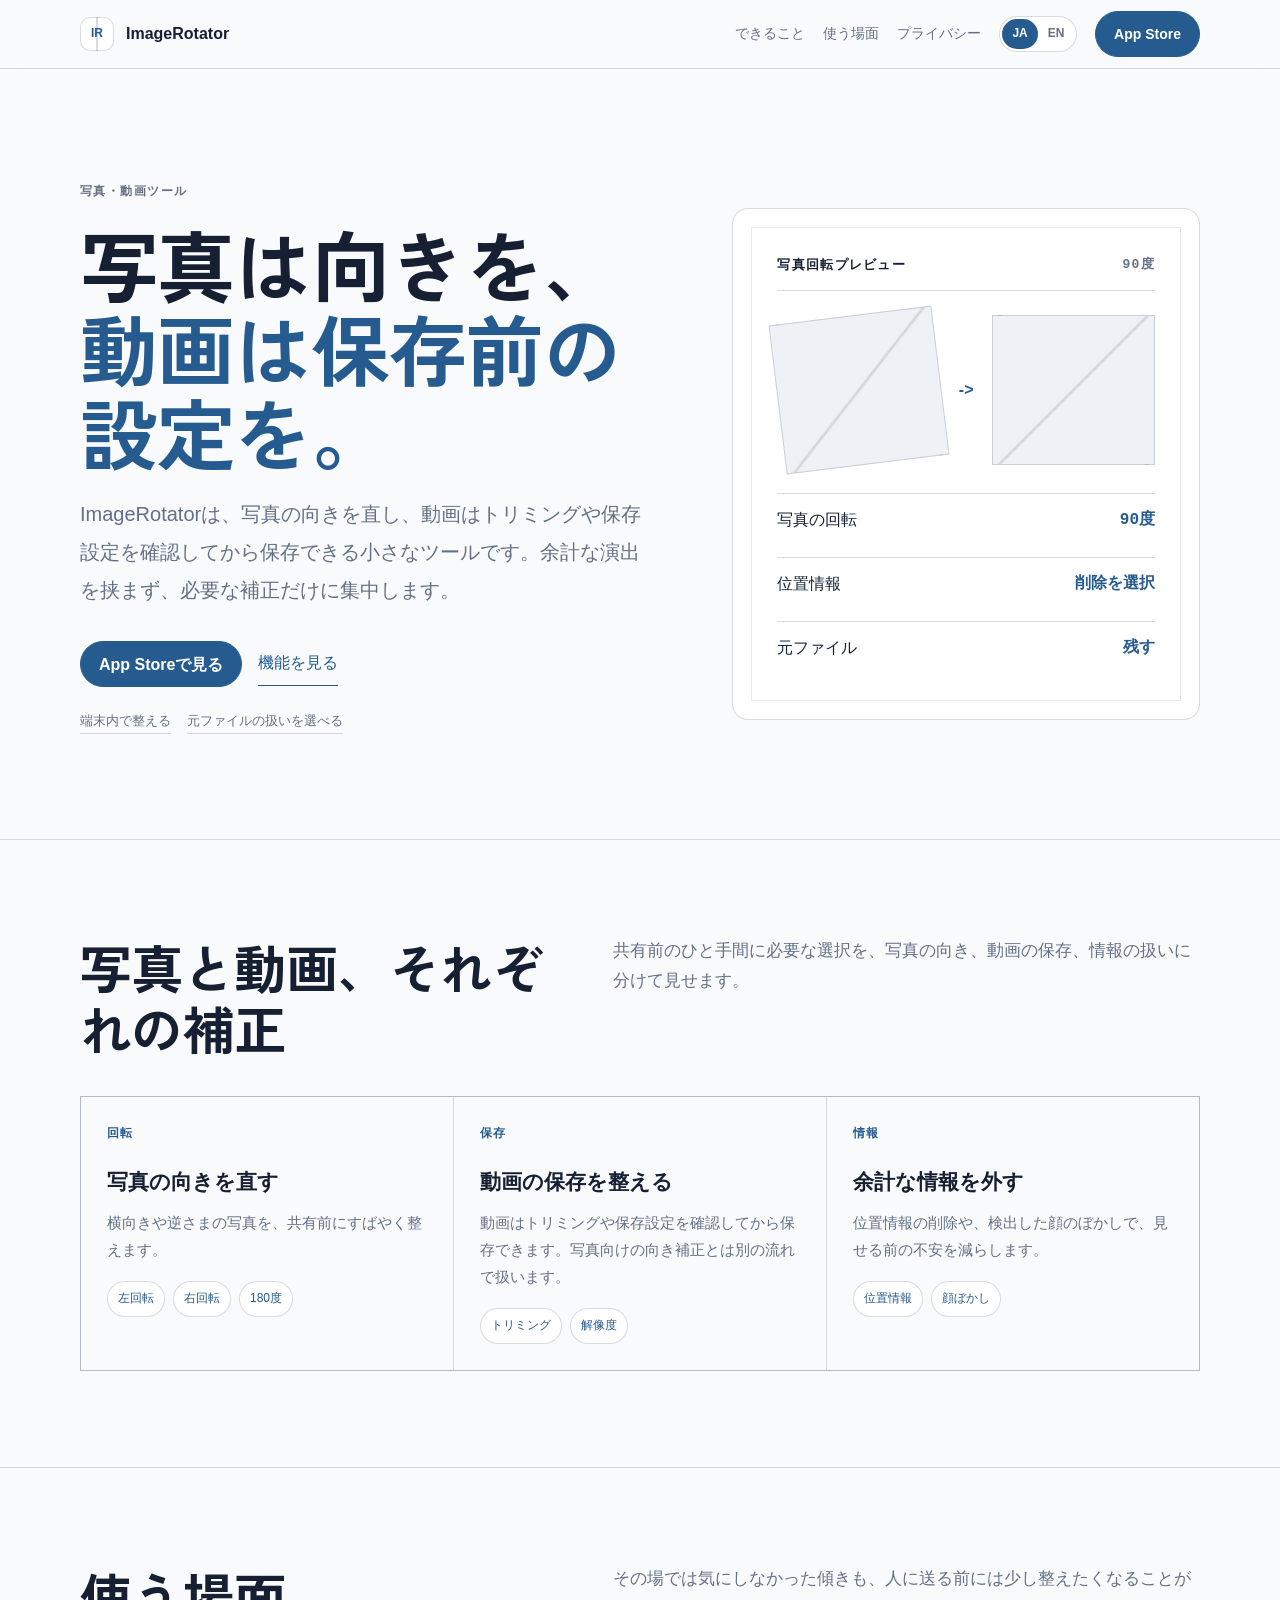
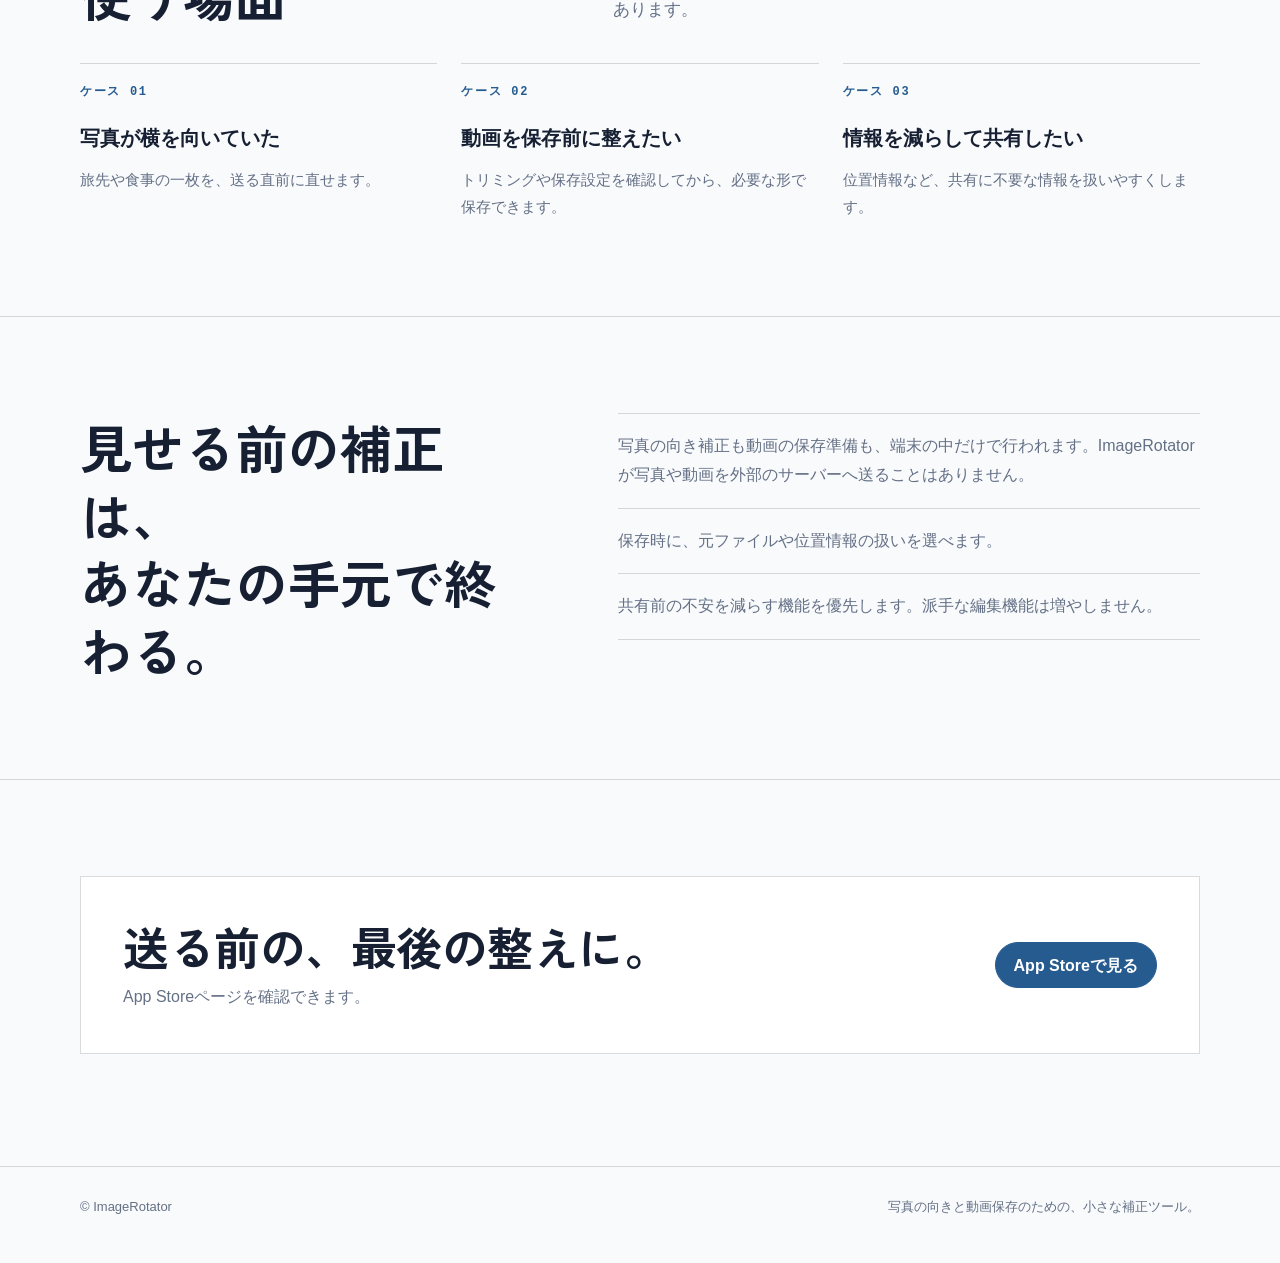
<file: image-rotator/index.html>
<!DOCTYPE html>
<html lang="ja">
<head>
  <meta charset="UTF-8" />
  <meta name="viewport" content="width=device-width, initial-scale=1.0" />
  <title id="page-title">ImageRotator - 写真の向きと、動画の保存を整える</title>
  <meta id="meta-description" name="description" content="ImageRotatorは、写真の向き補正と、動画のトリミングや保存設定を手元で整えるためのiPhoneアプリです。" />
  <meta id="og-title" property="og:title" content="ImageRotator - 写真の向きと、動画の保存を整える" />
  <meta id="og-description" property="og:description" content="写真は向きを直し、動画はトリミングや保存設定を確認してから保存できる小さなiPhoneツールです。" />
  <meta property="og:type" content="website" />
  <meta name="theme-color" content="#265b8f" />
  <link rel="preconnect" href="https://fonts.googleapis.com" />
  <link rel="preconnect" href="https://fonts.gstatic.com" crossorigin />
  <link href="https://fonts.googleapis.com/css2?family=Zen+Kaku+Gothic+New:wght@500;700;900&display=swap" rel="stylesheet" />
  <link rel="stylesheet" href="../src/app-page.css" />
</head>
<body class="app-rotator" data-storage-key="imageRotatorLanguage">
  <nav class="site-nav">
    <div class="wrap nav-inner">
      <a class="brand" href="#top" aria-label="ImageRotator トップへ" data-i18n-aria-label="brandLabel">
        <span class="brand-mark">IR</span>
        <span>ImageRotator</span>
      </a>
      <div class="nav-links" aria-label="ページ内ナビゲーション" data-i18n-aria-label="navLabel">
        <a href="#features" data-i18n="navFeatures">できること</a>
        <a href="#moments" data-i18n="navMoments">使う場面</a>
        <a href="#privacy" data-i18n="navPrivacy">プライバシー</a>
        <div class="language-switch" role="group" aria-label="言語を選択" data-i18n-aria-label="languageLabel">
          <button type="button" data-language="ja" aria-pressed="true">JA</button>
          <button type="button" data-language="en" aria-pressed="false">EN</button>
        </div>
        <a class="button" href="https://apps.apple.com/jp/app/id6754210727" target="_blank" rel="noopener" data-store-link data-i18n="navStore">App Store</a>
      </div>
    </div>
  </nav>

  <main id="top">
    <header class="hero">
      <div class="wrap hero-grid">
        <div>
          <span class="utility-label" data-i18n="utilityLabel">写真・動画ツール</span>
          <h1 data-i18n-html="heroTitle">写真は向きを、<br><span>動画は保存前の設定を。</span></h1>
          <p class="lead" data-i18n="heroLead">ImageRotatorは、写真の向きを直し、動画はトリミングや保存設定を確認してから保存できる小さなツールです。余計な演出を挟まず、必要な補正だけに集中します。</p>
          <div class="hero-actions">
            <a class="button" href="https://apps.apple.com/jp/app/id6754210727" target="_blank" rel="noopener" data-store-link data-i18n="heroStore">App Storeで見る</a>
            <a class="text-link" href="#features" data-i18n="heroLink">機能を見る</a>
          </div>
          <p class="micro-note">
            <span data-i18n="note1">端末内で整える</span>
            <span data-i18n="note2">元ファイルの扱いを選べる</span>
          </p>
        </div>

        <div class="motif-panel" aria-hidden="true">
          <div class="motif-inner">
            <div class="motif-title">
	              <span>写真回転プレビュー</span>
              <span class="motif-meta">90度</span>
            </div>
            <div class="tool-preview">
              <div class="photo-shape before"></div>
              <div class="arrow">-&gt;</div>
              <div class="photo-shape after"></div>
            </div>
            <div class="tool-controls">
	              <div class="control-row"><span data-i18n="control1">写真の回転</span><span>90度</span></div>
              <div class="control-row"><span data-i18n="control2">位置情報</span><span data-i18n="control2Value">削除を選択</span></div>
              <div class="control-row"><span data-i18n="control3">元ファイル</span><span data-i18n="control3Value">残す</span></div>
            </div>
          </div>
        </div>
      </div>
    </header>

    <section id="features">
      <div class="wrap">
        <div class="section-head">
          <h2 data-i18n="featuresTitle">写真と動画、それぞれの補正</h2>
	          <p data-i18n="featuresLead">共有前のひと手間に必要な選択を、写真の向き、動画の保存、情報の扱いに分けて見せます。</p>
        </div>
        <div class="fragment-grid">
          <article class="fragment">
            <span class="fragment-kicker">回転</span>
	            <h3 data-i18n="feature1Title">写真の向きを直す</h3>
	            <p data-i18n="feature1Body">横向きや逆さまの写真を、共有前にすばやく整えます。</p>
            <div class="inline-chips"><span>左回転</span><span>右回転</span><span>180度</span></div>
          </article>
          <article class="fragment">
            <span class="fragment-kicker">保存</span>
	            <h3 data-i18n="feature2Title">動画の保存を整える</h3>
	            <p data-i18n="feature2Body">動画はトリミングや保存設定を確認してから保存できます。写真向けの向き補正とは別の流れで扱います。</p>
	            <div class="inline-chips"><span>トリミング</span><span>解像度</span></div>
          </article>
          <article class="fragment">
            <span class="fragment-kicker">情報</span>
            <h3 data-i18n="feature3Title">余計な情報を外す</h3>
            <p data-i18n="feature3Body">位置情報の削除や、検出した顔のぼかしで、見せる前の不安を減らします。</p>
            <div class="inline-chips"><span>位置情報</span><span>顔ぼかし</span></div>
          </article>
        </div>
      </div>
    </section>

    <section id="moments">
      <div class="wrap">
        <div class="section-head">
          <h2 data-i18n="momentsTitle">使う場面</h2>
          <p data-i18n="momentsLead">その場では気にしなかった傾きも、人に送る前には少し整えたくなることがあります。</p>
        </div>
        <div class="steps">
          <div class="step"><span class="step-num">ケース 01</span><h3 data-i18n="case1Title">写真が横を向いていた</h3><p data-i18n="case1Body">旅先や食事の一枚を、送る直前に直せます。</p></div>
	          <div class="step"><span class="step-num">ケース 02</span><h3 data-i18n="case2Title">動画を保存前に整えたい</h3><p data-i18n="case2Body">トリミングや保存設定を確認してから、必要な形で保存できます。</p></div>
          <div class="step"><span class="step-num">ケース 03</span><h3 data-i18n="case3Title">情報を減らして共有したい</h3><p data-i18n="case3Body">位置情報など、共有に不要な情報を扱いやすくします。</p></div>
        </div>
      </div>
    </section>

    <section id="privacy">
      <div class="wrap promise">
        <blockquote class="quote" data-i18n-html="privacyQuote">見せる前の補正は、<br>あなたの手元で終わる。</blockquote>
        <div class="promise-list">
	          <div data-i18n="privacy1">写真の向き補正も動画の保存準備も、端末の中だけで行われます。ImageRotatorが写真や動画を外部のサーバーへ送ることはありません。</div>
          <div data-i18n="privacy2">保存時に、元ファイルや位置情報の扱いを選べます。</div>
          <div data-i18n="privacy3">共有前の不安を減らす機能を優先します。派手な編集機能は増やしません。</div>
        </div>
      </div>
    </section>

    <section class="cta">
      <div class="wrap cta-panel">
        <div>
          <h2 data-i18n="ctaTitle">送る前の、最後の整えに。</h2>
	          <p data-i18n="ctaBody">App Storeページを確認できます。</p>
        </div>
        <a class="button" href="https://apps.apple.com/jp/app/id6754210727" target="_blank" rel="noopener" data-store-link data-i18n="ctaStore">App Storeで見る</a>
      </div>
    </section>
  </main>

  <footer>
    <div class="wrap footer-inner">
      <span data-i18n="footerCopyright">© ImageRotator</span>
	      <span data-i18n="footerTagline">写真の向きと動画保存のための、小さな補正ツール。</span>
    </div>
  </footer>

  <script>
    window.PAGE_TRANSLATIONS = {
      ja: {
        meta: {
	          title: "ImageRotator - 写真の向きと、動画の保存を整える",
	          description: "ImageRotatorは、写真の向き補正と、動画のトリミングや保存設定を手元で整えるためのiPhoneアプリです。",
	          ogDescription: "写真は向きを直し、動画はトリミングや保存設定を確認してから保存できる小さなiPhoneツールです。",
          storeUrl: "https://apps.apple.com/jp/app/id6754210727"
        }
      },
      en: {
        text: {
          navFeatures: "Features",
          navMoments: "Moments",
          navPrivacy: "Privacy",
          navStore: "App Store",
	          utilityLabel: "PHOTO / VIDEO TOOL",
	          heroLead: "ImageRotator is a small tool for fixing photo orientation and preparing videos with trimming and save settings before you save them. It stays focused on the correction you actually need.",
          heroStore: "View on the App Store",
          heroLink: "See features",
          note1: "Process on device",
          note2: "Choose how originals are handled",
	          control1: "Photo rotation",
          control2: "Location",
          control2Value: "Remove",
          control3: "Original",
          control3Value: "Keep",
          featuresTitle: "Correction for photos and videos.",
	          featuresLead: "The choices are separated into photo orientation, video saving, and how private information is handled.",
	          feature1Title: "Fix photo orientation",
	          feature1Body: "Straighten sideways or upside-down photos before sharing.",
	          feature2Title: "Prepare video saving",
	          feature2Body: "For videos, check trimming and save settings before saving. Photo rotation is handled separately.",
          feature3Title: "Remove extra information",
                    feature3Body: "Location removal and detected-face blur help reduce worry before sharing.",
          momentsTitle: "Moments it comes in handy",
          momentsLead: "A tilt that did not matter at the time can become something you want to fix before sending.",
          case1Title: "A photo is sideways",
          case1Body: "Fix a travel or meal photo right before sending it.",
	          case2Title: "You want to prepare a video before saving",
		          case2Body: "Check trimming and save settings, then save the video in the form you need.",
          case3Title: "You want to share less information",
          case3Body: "Handle location and other details that do not need to travel with the file.",
	          privacy1: "Photo orientation fixes and video save preparation all happen on your device. ImageRotator never sends your photos or videos to an external server.",
          privacy2: "Choose what happens to originals and location information when saving.",
          privacy3: "The priority is reducing sharing anxiety. We don't add flashy editing tools.",
          ctaTitle: "For the final tidy-up before sending.",
	          ctaBody: "View the App Store page for ImageRotator.",
          ctaStore: "View on the App Store",
          footerCopyright: "© ImageRotator",
	          footerTagline: "A small correction tool for photo orientation and video saving."
        },
        html: {
	          heroTitle: "Fix photo orientation,<br><span>prepare videos before saving.</span>",
          privacyQuote: "The correction before sharing<br>stays in your hands."
        },
        labels: {
          brandLabel: "Back to the ImageRotator home",
          navLabel: "Page navigation",
          languageLabel: "Choose a language"
        },
        meta: {
	          title: "ImageRotator - Photo orientation and video saving",
	          description: "ImageRotator is an iPhone app for fixing photo orientation and preparing videos with trimming and save settings.",
	          ogDescription: "A small iPhone tool for photo orientation, video trimming, save settings, and privacy choices.",
          storeUrl: "https://apps.apple.com/us/app/id6754210727"
        }
      }
    };
  </script>
  <script src="../src/app-page.js"></script>
</body>
</html>
</file>
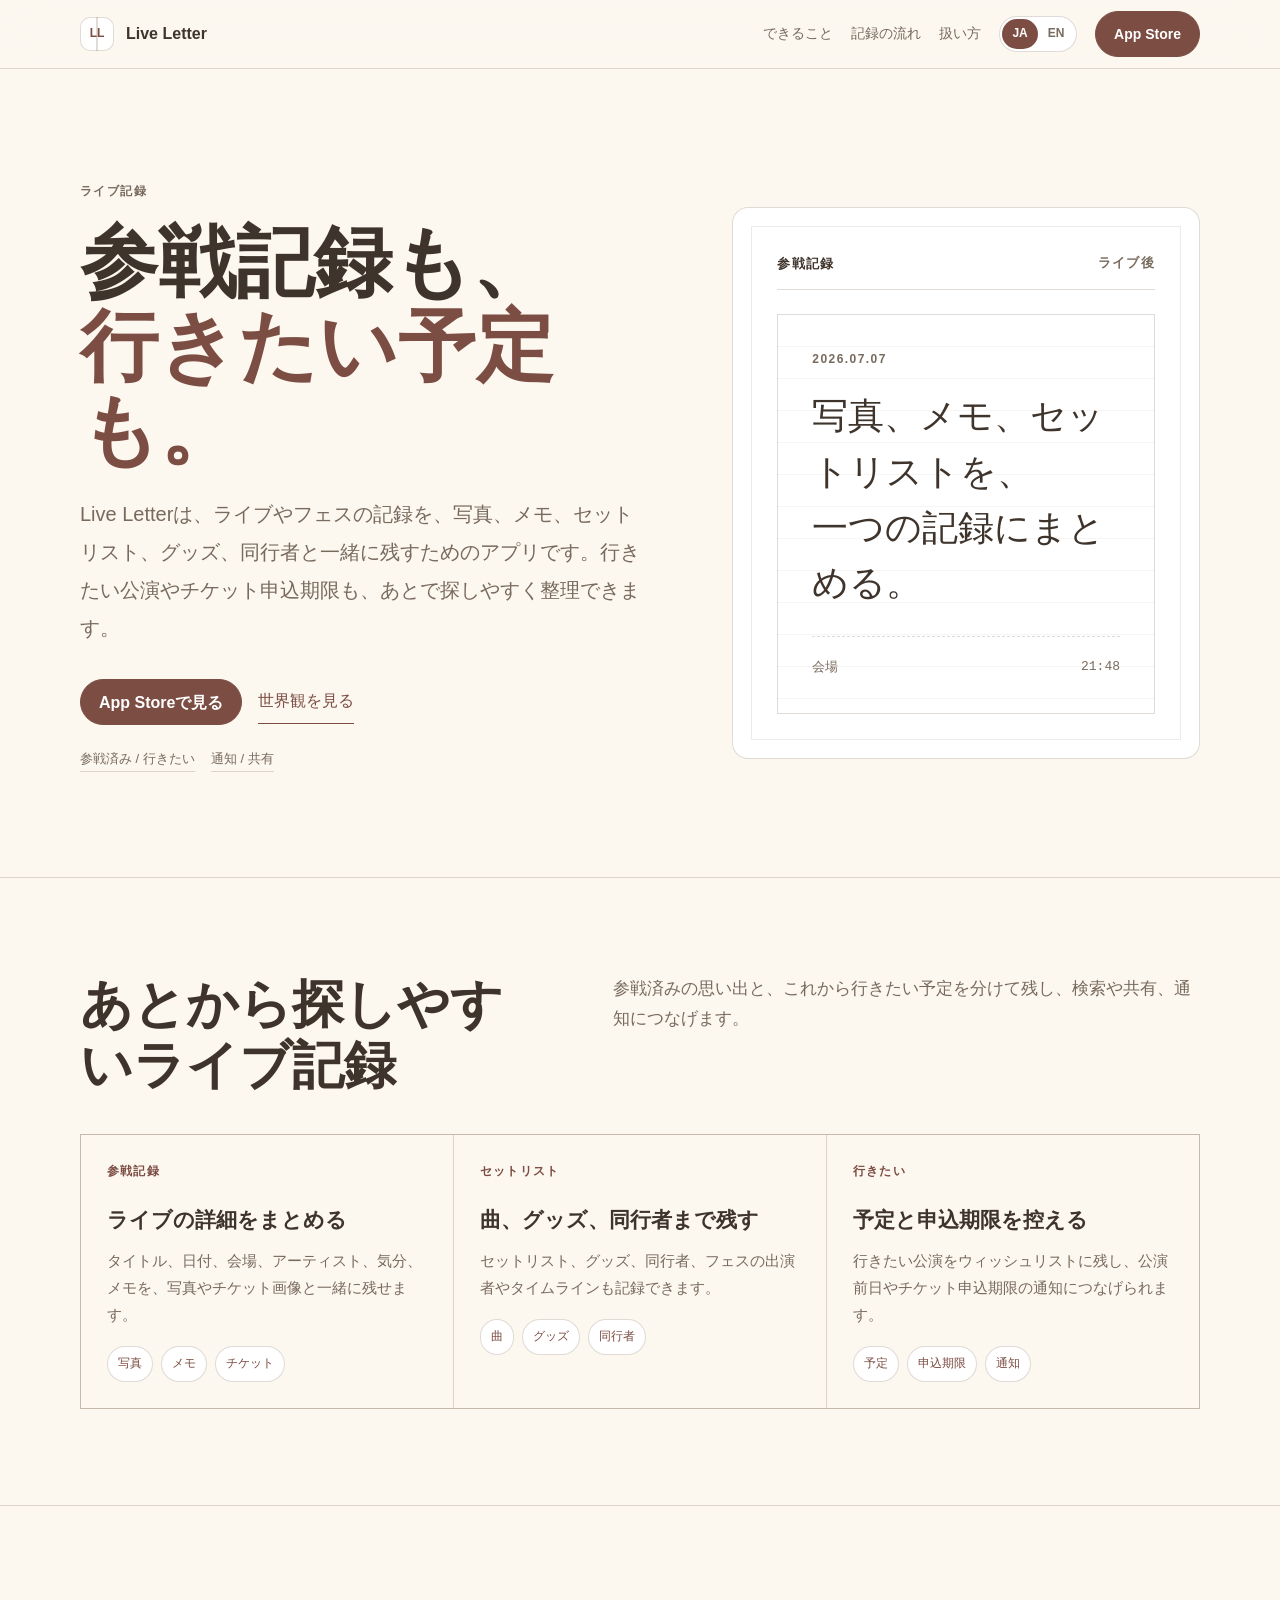
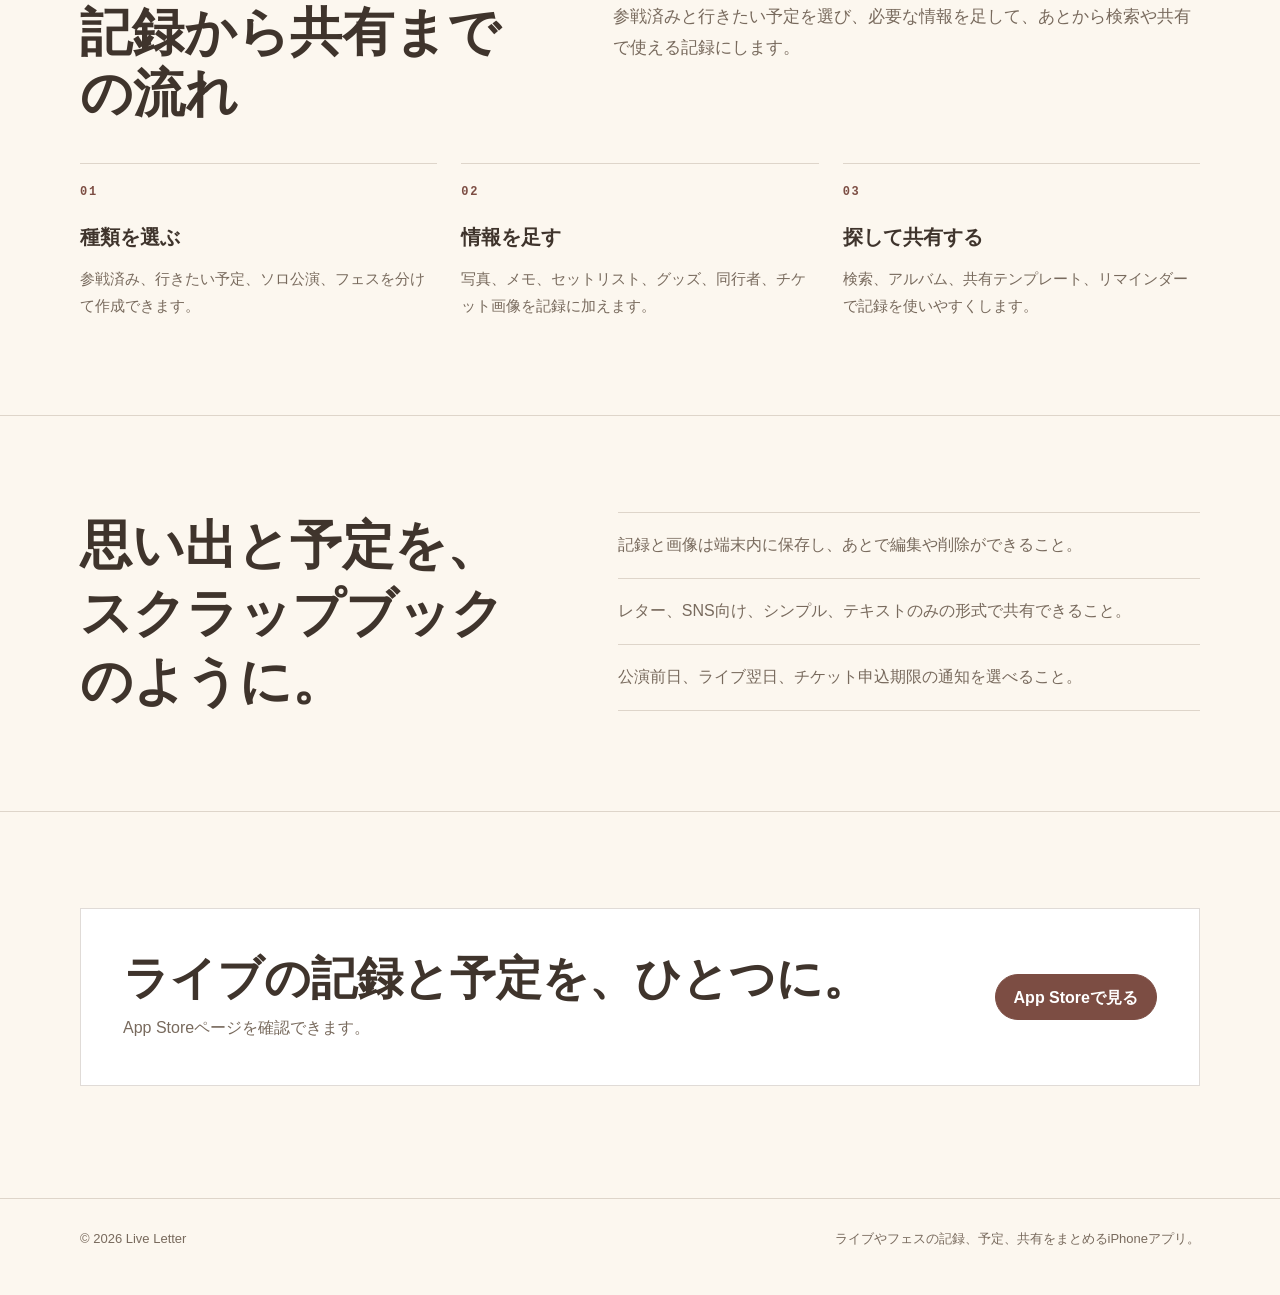
<file: live-letter/index.html>
<!DOCTYPE html>
<html lang="ja">
<head>
  <meta charset="UTF-8" />
  <meta name="viewport" content="width=device-width, initial-scale=1.0" />
  <title>Live Letter - 参戦記録と行きたい予定を残す</title>
  <meta id="meta-description" name="description" content="Live Letterは、ライブやフェスの参戦記録と行きたい予定を、写真やメモ、セットリスト、グッズ、同行者と一緒に残せるiPhoneアプリです。" />
  <meta name="robots" content="noai, noimageai" />
  <meta id="og-title" property="og:title" content="Live Letter - 参戦記録と行きたい予定を残す" />
  <meta id="og-description" property="og:description" content="写真、メモ、セットリスト、グッズ、同行者、チケット申込期限まで、ライブの記録と予定をまとめて残せます。" />
  <meta property="og:type" content="website" />
  <meta name="apple-itunes-app" content="app-id=6771392293" />
  <meta name="theme-color" content="#4b3d32" />
  <link rel="stylesheet" href="../src/app-page.css" />
</head>
<body class="app-letter" data-storage-key="liveLetterLanguage">
  <nav class="site-nav">
    <div class="wrap nav-inner">
      <a class="brand" href="#top" aria-label="Live Letter トップへ" data-i18n-aria-label="brandLabel">
        <span class="brand-mark">LL</span>
        <span>Live Letter</span>
      </a>
      <div class="nav-links" aria-label="ページ内ナビゲーション" data-i18n-aria-label="navLabel">
        <a href="#features" data-i18n="navFeatures">できること</a>
        <a href="#flow" data-i18n="navFlow">記録の流れ</a>
        <a href="#letters" data-i18n="navLetters">扱い方</a>
        <div class="language-switch" role="group" aria-label="言語を選択" data-i18n-aria-label="languageLabel">
          <button type="button" data-language="ja" aria-pressed="true">JA</button>
          <button type="button" data-language="en" aria-pressed="false">EN</button>
        </div>
        <a class="button" href="https://apps.apple.com/jp/app/id6771392293" target="_blank" rel="noopener" data-store-link data-i18n="navStore">App Store</a>
      </div>
    </div>
  </nav>

  <main id="top">
    <header class="hero">
      <div class="wrap hero-grid">
        <div>
          <span class="utility-label" data-i18n="utilityLabel">ライブ記録</span>
          <h1 data-i18n-html="heroTitle">参戦記録も、<br><span>行きたい予定も。</span></h1>
          <p class="lead" data-i18n="heroLead">Live Letterは、ライブやフェスの記録を、写真、メモ、セットリスト、グッズ、同行者と一緒に残すためのアプリです。行きたい公演やチケット申込期限も、あとで探しやすく整理できます。</p>
          <div class="hero-actions">
            <a class="button" href="https://apps.apple.com/jp/app/id6771392293" target="_blank" rel="noopener" data-store-link data-i18n="heroStore">App Storeで見る</a>
            <a class="text-link" href="#features" data-i18n="heroLink">世界観を見る</a>
          </div>
          <p class="micro-note">
            <span data-i18n="note1">参戦済み / 行きたい</span>
            <span data-i18n="note2">通知 / 共有</span>
          </p>
        </div>

        <div class="motif-panel" aria-hidden="true">
          <div class="motif-inner">
            <div class="motif-title">
              <span>参戦記録</span>
              <span class="motif-date">ライブ後</span>
            </div>
            <div class="letter-sheet">
              <span class="utility-label">2026.07.07</span>
              <p data-i18n-html="letterText">写真、メモ、セットリストを、<br>一つの記録にまとめる。</p>
              <div class="ticket-stub">
                <span data-i18n="ticketLeft">会場</span>
                <span data-i18n="ticketRight">21:48</span>
              </div>
            </div>
          </div>
        </div>
      </div>
    </header>

    <section id="features">
      <div class="wrap">
        <div class="section-head">
          <h2 data-i18n="featuresTitle">あとから探しやすいライブ記録</h2>
          <p data-i18n="featuresLead">参戦済みの思い出と、これから行きたい予定を分けて残し、検索や共有、通知につなげます。</p>
        </div>
        <div class="fragment-grid">
          <article class="fragment">
            <span class="fragment-kicker">参戦記録</span>
            <h3 data-i18n="feature1Title">ライブの詳細をまとめる</h3>
            <p data-i18n="feature1Body">タイトル、日付、会場、アーティスト、気分、メモを、写真やチケット画像と一緒に残せます。</p>
            <div class="inline-chips"><span>写真</span><span>メモ</span><span>チケット</span></div>
          </article>
          <article class="fragment">
            <span class="fragment-kicker">セットリスト</span>
            <h3 data-i18n="feature2Title">曲、グッズ、同行者まで残す</h3>
            <p data-i18n="feature2Body">セットリスト、グッズ、同行者、フェスの出演者やタイムラインも記録できます。</p>
            <div class="inline-chips"><span>曲</span><span>グッズ</span><span>同行者</span></div>
          </article>
          <article class="fragment">
            <span class="fragment-kicker">行きたい</span>
            <h3 data-i18n="feature3Title">予定と申込期限を控える</h3>
            <p data-i18n="feature3Body">行きたい公演をウィッシュリストに残し、公演前日やチケット申込期限の通知につなげられます。</p>
            <div class="inline-chips"><span>予定</span><span>申込期限</span><span>通知</span></div>
          </article>
        </div>
      </div>
    </section>

    <section id="flow">
      <div class="wrap">
        <div class="section-head">
          <h2 data-i18n="flowTitle">記録から共有までの流れ</h2>
          <p data-i18n="flowLead">参戦済みと行きたい予定を選び、必要な情報を足して、あとから検索や共有で使える記録にします。</p>
        </div>
        <div class="steps">
          <div class="step"><span class="step-num">01</span><h3 data-i18n="step1Title">種類を選ぶ</h3><p data-i18n="step1Body">参戦済み、行きたい予定、ソロ公演、フェスを分けて作成できます。</p></div>
          <div class="step"><span class="step-num">02</span><h3 data-i18n="step2Title">情報を足す</h3><p data-i18n="step2Body">写真、メモ、セットリスト、グッズ、同行者、チケット画像を記録に加えます。</p></div>
          <div class="step"><span class="step-num">03</span><h3 data-i18n="step3Title">探して共有する</h3><p data-i18n="step3Body">検索、アルバム、共有テンプレート、リマインダーで記録を使いやすくします。</p></div>
        </div>
      </div>
    </section>

    <section id="letters">
      <div class="wrap promise">
        <blockquote class="quote" data-i18n-html="lettersQuote">思い出と予定を、<br>スクラップブックのように。</blockquote>
        <div class="promise-list">
          <div data-i18n="letterPromise1">記録と画像は端末内に保存し、あとで編集や削除ができること。</div>
          <div data-i18n="letterPromise2">レター、SNS向け、シンプル、テキストのみの形式で共有できること。</div>
          <div data-i18n="letterPromise3">公演前日、ライブ翌日、チケット申込期限の通知を選べること。</div>
        </div>
      </div>
    </section>

    <section class="cta">
      <div class="wrap cta-panel">
        <div>
          <h2 data-i18n="ctaTitle">ライブの記録と予定を、ひとつに。</h2>
          <p data-i18n="ctaBody">App Storeページを確認できます。</p>
        </div>
        <a class="button" href="https://apps.apple.com/jp/app/id6771392293" target="_blank" rel="noopener" data-store-link data-i18n="ctaStore">App Storeで見る</a>
      </div>
    </section>
  </main>

  <footer>
    <div class="wrap footer-inner">
      <span data-i18n="footerCopyright">© 2026 Live Letter</span>
      <span data-i18n="footerTagline">ライブやフェスの記録、予定、共有をまとめるiPhoneアプリ。</span>
    </div>
  </footer>

  <script>
    window.PAGE_TRANSLATIONS = {
      ja: {
        meta: {
          title: "Live Letter - 参戦記録と行きたい予定を残す",
                    description: "Live Letterは、ライブやフェスの参戦記録と行きたい予定を、写真やメモ、セットリスト、グッズ、同行者と一緒に残せるiPhoneアプリです。",
                    ogDescription: "写真、メモ、セットリスト、グッズ、同行者、チケット申込期限まで、ライブの記録と予定をまとめて残せます。",
          storeUrl: "https://apps.apple.com/jp/app/id6771392293"
        }
      },
      en: {
        text: {
          navFeatures: "Features",
          navFlow: "Flow",
                    navLetters: "Handling",
          navStore: "App Store",
          utilityLabel: "LIVE MEMORY",
          heroLead: "Live Letter keeps live show and festival records with photos, notes, setlists, merch, and companions. It also helps organize shows you want to attend and ticket application deadlines.",
          heroStore: "View on the App Store",
          heroLink: "See features",
          note1: "Attended / wishlist",
          note2: "Reminders / sharing",
          ticketLeft: "Venue",
          ticketRight: "21:48",
          featuresTitle: "Live records, easy to find later.",
          featuresLead: "Separate attended memories from wishlist plans, then connect them to search, sharing, and reminders.",
          feature1Title: "Collect live details",
          feature1Body: "Save title, date, venue, artists, mood, and notes together with photos and ticket images.",
                    feature2Title: "Keep songs, merch, and companions",
                    feature2Body: "Record setlists, merch, companions, festival artists, and festival timelines.",
          feature3Title: "Track plans and deadlines",
          feature3Body: "Keep shows you want to attend in a wishlist and connect them to event and ticket deadline reminders.",
          flowTitle: "From recording to sharing.",
          flowLead: "Choose attended or wishlist, add the details you need, then use search and sharing later.",
          step1Title: "Choose the record type",
          step1Body: "Create attended records, wishlist plans, solo shows, or festivals.",
          step2Title: "Add the details",
          step2Body: "Add photos, notes, setlists, merch, companions, and ticket images.",
          step3Title: "Search and share",
          step3Body: "Use search, album, share templates, and reminders to keep records useful.",
          letterPromise1: "Records and images are saved on device and can be edited or deleted later.",
          letterPromise2: "Share as letter, social, simple, or text-only templates.",
          letterPromise3: "Choose reminders for the day before, the day after, and ticket application deadlines.",
          ctaTitle: "Keep live memories and plans together.",
          ctaBody: "View the App Store page for Live Letter.",
          ctaStore: "View on the App Store",
          footerCopyright: "© 2026 Live Letter",
                    footerTagline: "An iPhone app for live show records, plans, reminders, and sharing."
        },
        html: {
          heroTitle: "Keep attended shows<br><span>and wishlist plans.</span>",
          letterText: "Bring photos, notes,<br>and setlists into one record.",
                    lettersQuote: "Memories and plans,<br>kept like a scrapbook."
        },
        labels: {
          brandLabel: "Back to the Live Letter home",
          navLabel: "Page navigation",
          languageLabel: "Choose a language"
        },
        meta: {
          title: "Live Letter - Keep attended records and wishlist plans",
                    description: "Live Letter is an iPhone app for saving live show and festival records with photos, notes, setlists, merch, companions, and wishlist plans.",
                    ogDescription: "Keep photos, notes, setlists, merch, companions, and ticket deadlines together for live shows and festivals.",
          storeUrl: "https://apps.apple.com/us/app/live-letter/id6771392293"
        }
      }
    };
  </script>
  <script src="../src/app-page.js"></script>
</body>
</html>
</file>
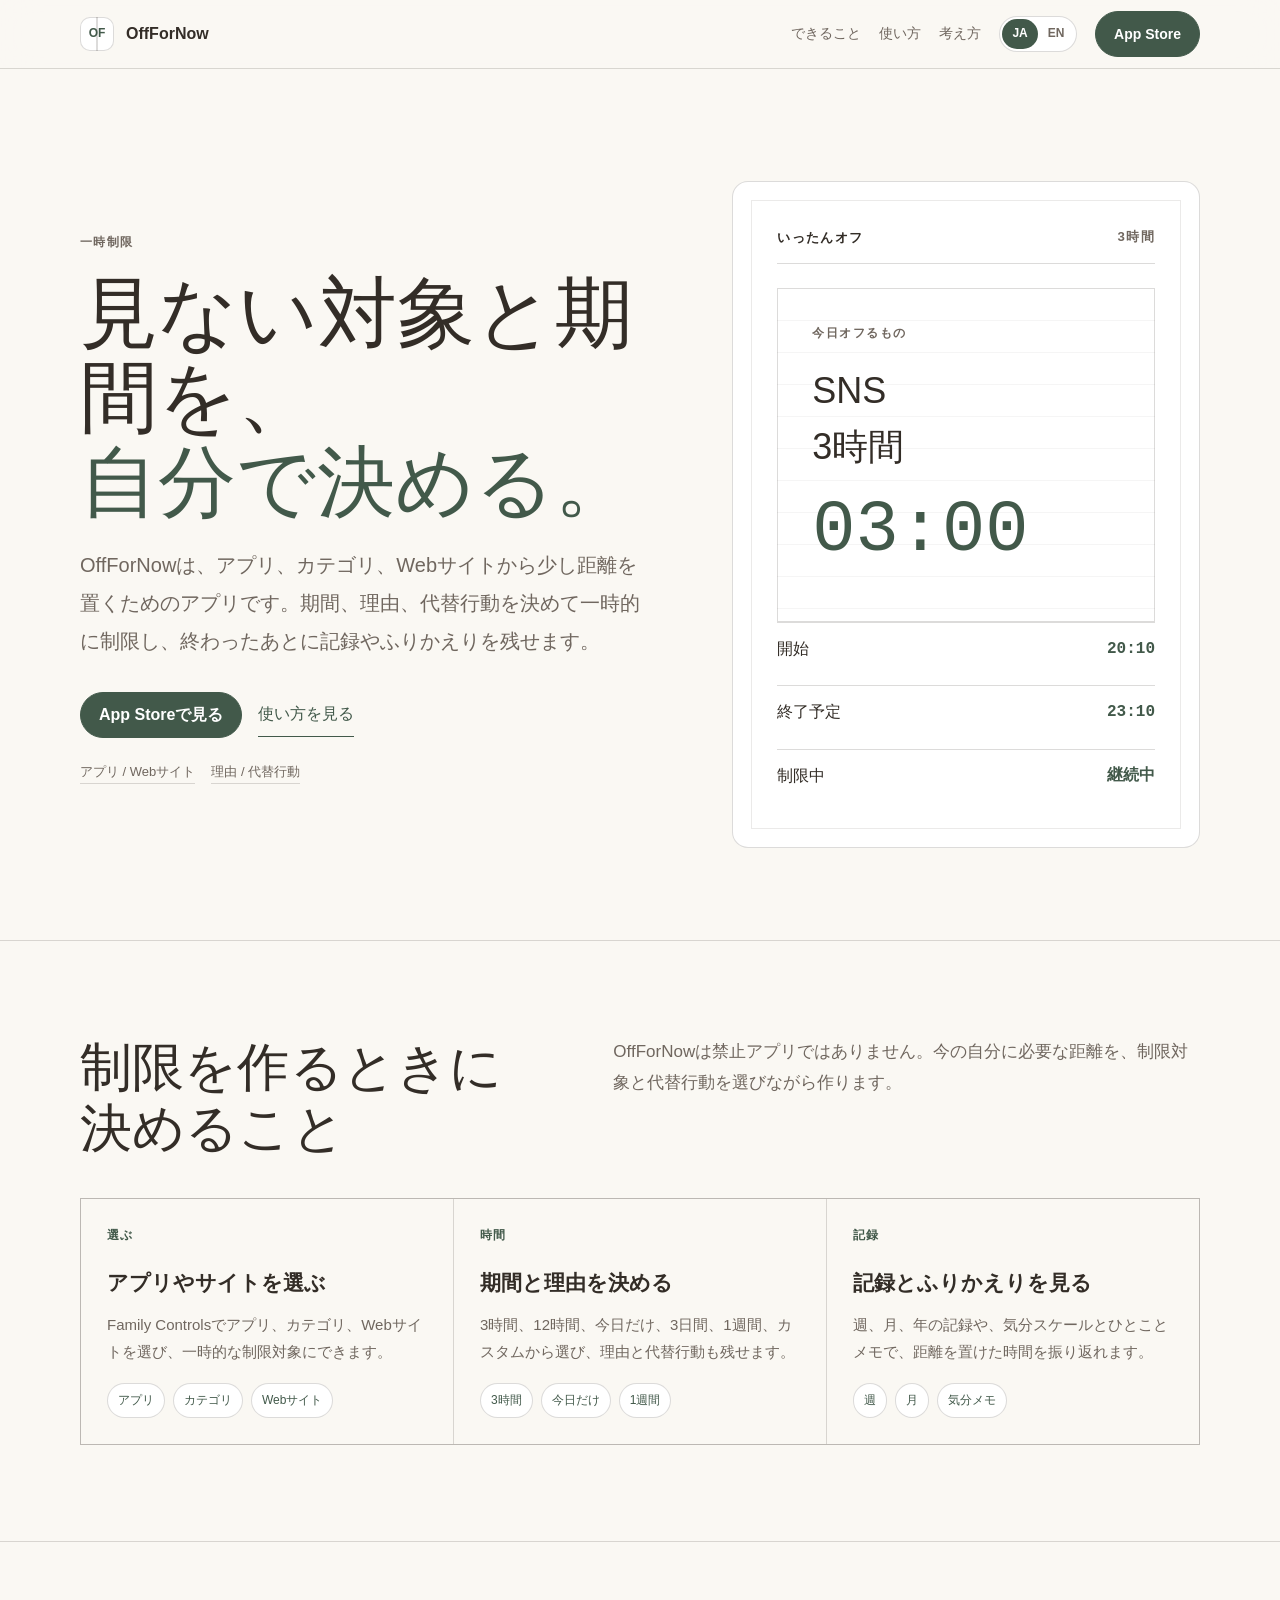
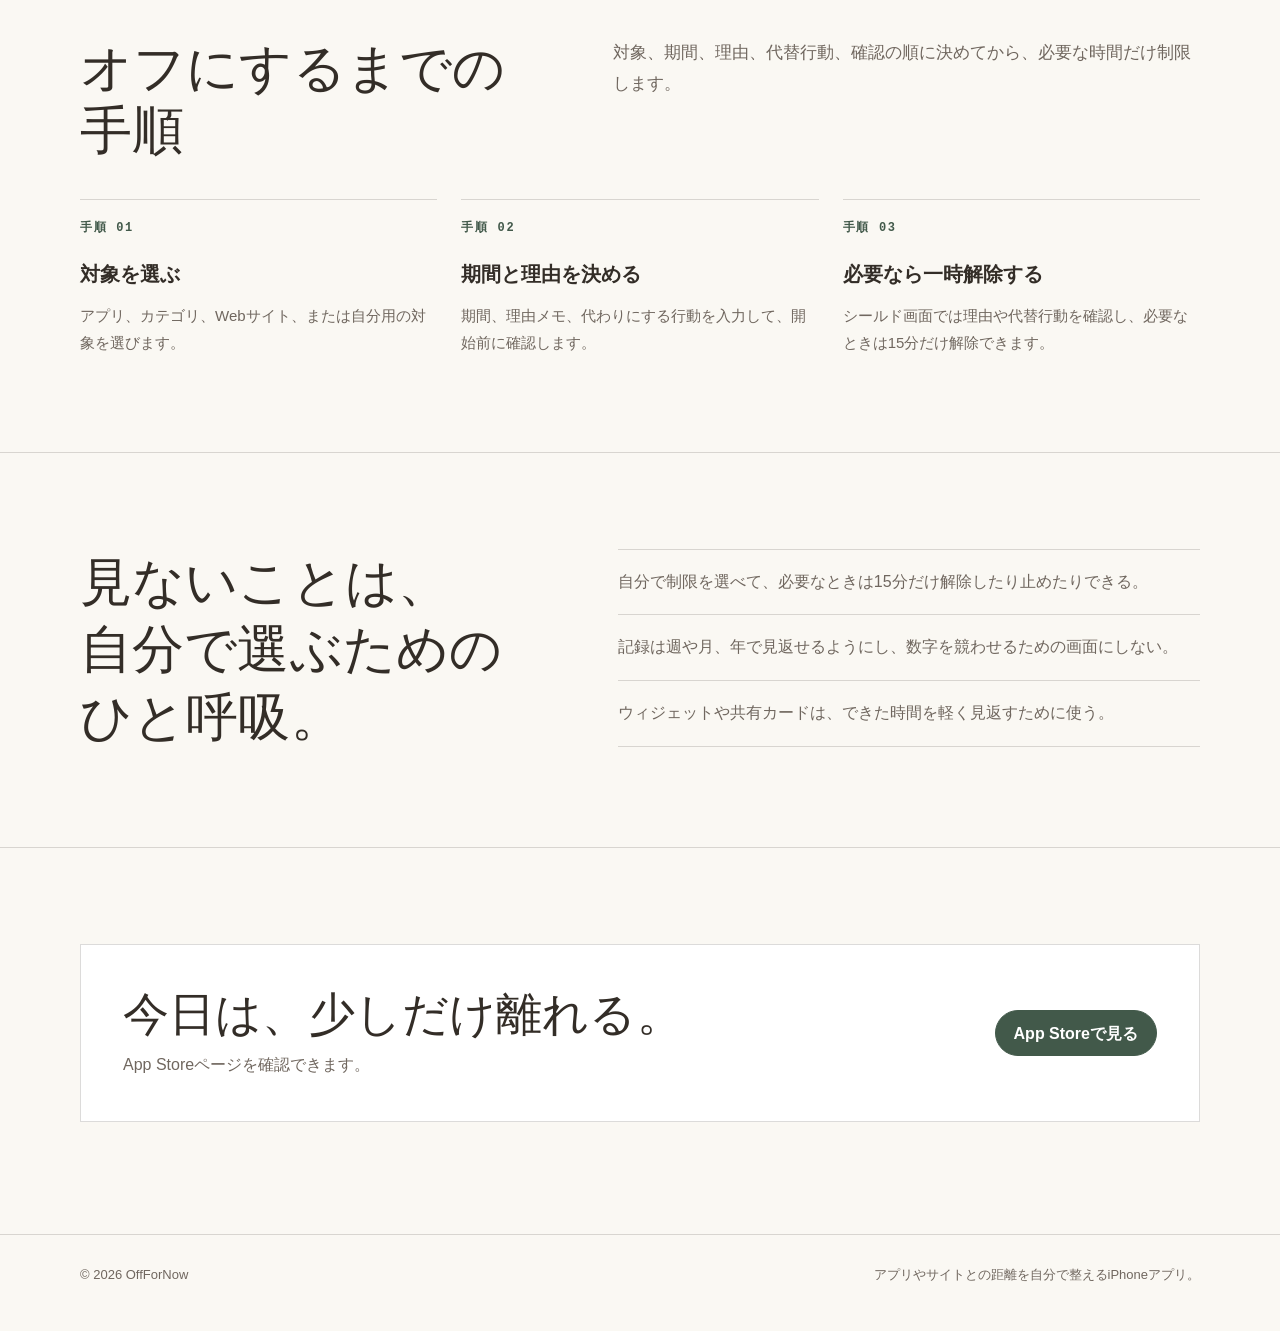
<file: off-for-now/index.html>
<!DOCTYPE html>
<html lang="ja">
<head>
  <meta charset="UTF-8" />
  <meta name="viewport" content="width=device-width, initial-scale=1.0" />
  <title>OffForNow - アプリやサイトから距離を置く</title>
  <meta id="meta-description" name="description" content="OffForNowは、アプリやカテゴリ、Webサイトを選び、期間、理由、代替行動と一緒に一時的な制限を作れるiPhoneアプリです。" />
  <meta id="og-title" property="og:title" content="OffForNow - アプリやサイトから距離を置く" />
  <meta id="og-description" property="og:description" content="今日だけ、3日間、1週間などの期間を選び、見たくない対象との距離を自分で整えるiPhoneアプリです。" />
  <meta property="og:type" content="website" />
  <meta name="theme-color" content="#42594a" />
  <link rel="stylesheet" href="../src/app-page.css" />
</head>
<body class="app-off" data-storage-key="offForNowLanguage">
  <nav class="site-nav">
    <div class="wrap nav-inner">
      <a class="brand" href="#top" aria-label="OffForNow トップへ" data-i18n-aria-label="brandLabel">
        <span class="brand-mark">OF</span>
        <span>OffForNow</span>
      </a>
      <div class="nav-links" aria-label="ページ内ナビゲーション" data-i18n-aria-label="navLabel">
        <a href="#features" data-i18n="navFeatures">できること</a>
        <a href="#howto" data-i18n="navHowto">使い方</a>
        <a href="#principles" data-i18n="navPrinciples">考え方</a>
        <div class="language-switch" role="group" aria-label="言語を選択" data-i18n-aria-label="languageLabel">
          <button type="button" data-language="ja" aria-pressed="true">JA</button>
          <button type="button" data-language="en" aria-pressed="false">EN</button>
        </div>
        <a class="button" href="https://apps.apple.com/jp/app/id6785268275" data-store-link data-i18n="navStore">App Store</a>
      </div>
    </div>
  </nav>

  <main id="top">
    <header class="hero">
      <div class="wrap hero-grid">
        <div>
          <span class="utility-label" data-i18n="utilityLabel">一時制限</span>
          <h1 data-i18n-html="heroTitle">見ない対象と期間を、<br><span>自分で決める。</span></h1>
          <p class="lead" data-i18n="heroLead">OffForNowは、アプリ、カテゴリ、Webサイトから少し距離を置くためのアプリです。期間、理由、代替行動を決めて一時的に制限し、終わったあとに記録やふりかえりを残せます。</p>
          <div class="hero-actions">
            <a class="button" href="https://apps.apple.com/jp/app/id6785268275" data-store-link data-i18n="heroStore">App Storeで見る</a>
            <a class="text-link" href="#howto" data-i18n="heroLink">使い方を見る</a>
          </div>
          <p class="micro-note">
            <span data-i18n="note1">アプリ / Webサイト</span>
            <span data-i18n="note2">理由 / 代替行動</span>
          </p>
        </div>

        <div class="motif-panel" aria-hidden="true">
          <div class="motif-inner">
            <div class="motif-title">
              <span>いったんオフ</span>
              <span class="motif-meta">3時間</span>
            </div>
            <div class="timer-sheet">
              <span class="utility-label" data-i18n="timerLabel">今日オフるもの</span>
              <p data-i18n-html="timerText">SNS<br>3時間</p>
              <div class="timer-display">03:00</div>
            </div>
            <div class="timer-controls">
              <div class="control-row"><span data-i18n="timerStart">開始</span><span>20:10</span></div>
              <div class="control-row"><span data-i18n="timerReturn">終了予定</span><span>23:10</span></div>
              <div class="control-row"><span data-i18n="timerResult">制限中</span><span>継続中</span></div>
            </div>
          </div>
        </div>
      </div>
    </header>

    <section id="features">
      <div class="wrap">
        <div class="section-head">
          <h2 data-i18n="featuresTitle">制限を作るときに決めること</h2>
          <p data-i18n="featuresLead">OffForNowは禁止アプリではありません。今の自分に必要な距離を、制限対象と代替行動を選びながら作ります。</p>
        </div>
        <div class="fragment-grid">
          <article class="fragment">
            <span class="fragment-kicker">選ぶ</span>
            <h3 data-i18n="feature1Title">アプリやサイトを選ぶ</h3>
            <p data-i18n="feature1Body">Family Controlsでアプリ、カテゴリ、Webサイトを選び、一時的な制限対象にできます。</p>
            <div class="inline-chips"><span>アプリ</span><span>カテゴリ</span><span>Webサイト</span></div>
          </article>
          <article class="fragment">
            <span class="fragment-kicker">時間</span>
            <h3 data-i18n="feature2Title">期間と理由を決める</h3>
            <p data-i18n="feature2Body">3時間、12時間、今日だけ、3日間、1週間、カスタムから選び、理由と代替行動も残せます。</p>
            <div class="inline-chips"><span>3時間</span><span>今日だけ</span><span>1週間</span></div>
          </article>
          <article class="fragment">
            <span class="fragment-kicker">記録</span>
            <h3 data-i18n="feature3Title">記録とふりかえりを見る</h3>
            <p data-i18n="feature3Body">週、月、年の記録や、気分スケールとひとことメモで、距離を置けた時間を振り返れます。</p>
            <div class="inline-chips"><span>週</span><span>月</span><span>気分メモ</span></div>
          </article>
        </div>
      </div>
    </section>

    <section id="howto">
      <div class="wrap">
        <div class="section-head">
          <h2 data-i18n="howTitle">オフにするまでの手順</h2>
          <p data-i18n="howLead">対象、期間、理由、代替行動、確認の順に決めてから、必要な時間だけ制限します。</p>
        </div>
        <div class="steps">
          <div class="step"><span class="step-num">手順 01</span><h3 data-i18n="step1Title">対象を選ぶ</h3><p data-i18n="step1Body">アプリ、カテゴリ、Webサイト、または自分用の対象を選びます。</p></div>
          <div class="step"><span class="step-num">手順 02</span><h3 data-i18n="step2Title">期間と理由を決める</h3><p data-i18n="step2Body">期間、理由メモ、代わりにする行動を入力して、開始前に確認します。</p></div>
          <div class="step"><span class="step-num">手順 03</span><h3 data-i18n="step3Title">必要なら一時解除する</h3><p data-i18n="step3Body">シールド画面では理由や代替行動を確認し、必要なときは15分だけ解除できます。</p></div>
        </div>
      </div>
    </section>

    <section id="principles">
      <div class="wrap promise">
        <blockquote class="quote" data-i18n-html="principlesQuote">見ないことは、<br>自分で選ぶための<br>ひと呼吸。</blockquote>
        <div class="promise-list">
          <div data-i18n="principle1">自分で制限を選べて、必要なときは15分だけ解除したり止めたりできる。</div>
          <div data-i18n="principle2">記録は週や月、年で見返せるようにし、数字を競わせるための画面にしない。</div>
          <div data-i18n="principle3">ウィジェットや共有カードは、できた時間を軽く見返すために使う。</div>
        </div>
      </div>
    </section>

    <section class="cta">
      <div class="wrap cta-panel">
        <div>
          <h2 data-i18n="ctaTitle">今日は、少しだけ離れる。</h2>
          <p data-i18n="ctaBody">App Storeページを確認できます。</p>
        </div>
        <a class="button" href="https://apps.apple.com/jp/app/id6785268275" data-store-link data-i18n="ctaStore">App Storeで見る</a>
      </div>
    </section>
  </main>

  <footer>
    <div class="wrap footer-inner">
      <span data-i18n="footerCopyright">© 2026 OffForNow</span>
      <span data-i18n="footerTagline">アプリやサイトとの距離を自分で整えるiPhoneアプリ。</span>
    </div>
  </footer>

  <script>
    window.PAGE_TRANSLATIONS = {
      ja: {
        meta: {
          title: "OffForNow - アプリやサイトから距離を置く",
                    description: "OffForNowは、アプリやカテゴリ、Webサイトを選び、期間、理由、代替行動と一緒に一時的な制限を作れるiPhoneアプリです。",
                    ogDescription: "今日だけ、3日間、1週間などの期間を選び、見たくない対象との距離を自分で整えるiPhoneアプリです。",
          storeUrl: "https://apps.apple.com/jp/app/id6785268275"
        }
      },
      en: {
        text: {
          navFeatures: "Features",
          navHowto: "How it works",
          navPrinciples: "Principles",
          navStore: "App Store",
          utilityLabel: "TEMPORARY LIMITS",
                    heroLead: "OffForNow helps you step away from selected apps, categories, and websites. Choose the duration, reason, and alternative action, then review the record afterward.",
          heroStore: "View on the App Store",
          heroLink: "See how it works",
                    note1: "Apps / websites",
                    note2: "Reason / alternative",
          timerLabel: "Today's pause",
          timerStart: "Start",
                    timerReturn: "Planned end",
                    timerResult: "Active",
          featuresTitle: "What you decide when setting a limit",
                    featuresLead: "OffForNow isn't a blocking app. You create the distance you need now by choosing a target and an alternative action.",
          feature1Title: "Choose apps and websites",
          feature1Body: "Use Family Controls to select apps, categories, and websites for temporary limits.",
          feature2Title: "Set duration and reason",
          feature2Body: "Choose three hours, twelve hours, today, three days, one week, or custom, with a reason and alternative action.",
                    feature3Title: "Review records and reflections",
                    feature3Body: "Review weekly, monthly, and yearly records, plus mood scale and short reflection notes.",
          howTitle: "Steps to turn it off for now",
                    howLead: "Choose target, duration, reason, alternative action, and confirmation before starting the limit.",
          step1Title: "Choose the target",
          step1Body: "Pick an app, category, website, or custom target.",
          step2Title: "Choose duration and reason",
          step2Body: "Enter a duration, reason, and alternative action, then confirm before starting.",
                    step3Title: "Release briefly if needed",
                    step3Body: "On the shield screen, review the reason and alternative action, with a 15-minute release when needed.",
                    principle1: "Choose limits yourself, with room for 15-minute release or stopping when needed.",
          principle2: "Review week, month, and year records without turning numbers into a competition.",
          principle3: "Use widgets and share cards to lightly revisit the time you protected.",
          ctaTitle: "Step away for a little while today.",
          ctaBody: "View the App Store page for OffForNow.",
          ctaStore: "View on the App Store",
          footerCopyright: "© 2026 OffForNow",
          footerTagline: "An iPhone app for choosing distance from apps and websites."
        },
        html: {
          heroTitle: "Choose what to avoid<br><span>and for how long.</span>",
          timerText: "Social media<br>3 hours",
          principlesQuote: "Looking away is<br>one breath before<br>you choose again."
        },
        labels: {
          brandLabel: "Back to the OffForNow home",
          navLabel: "Page navigation",
          languageLabel: "Choose a language"
        },
        meta: {
          title: "OffForNow - Step away from apps and websites",
                    description: "OffForNow is an iPhone app for choosing apps, categories, and websites, then creating temporary limits with a duration, reason, and alternative action.",
                    ogDescription: "Choose durations such as today, three days, or one week, and manage your distance from selected targets.",
          storeUrl: "https://apps.apple.com/us/app/id6785268275"
        }
      }
    };
  </script>
  <script src="../src/app-page.js"></script>
</body>
</html>
</file>
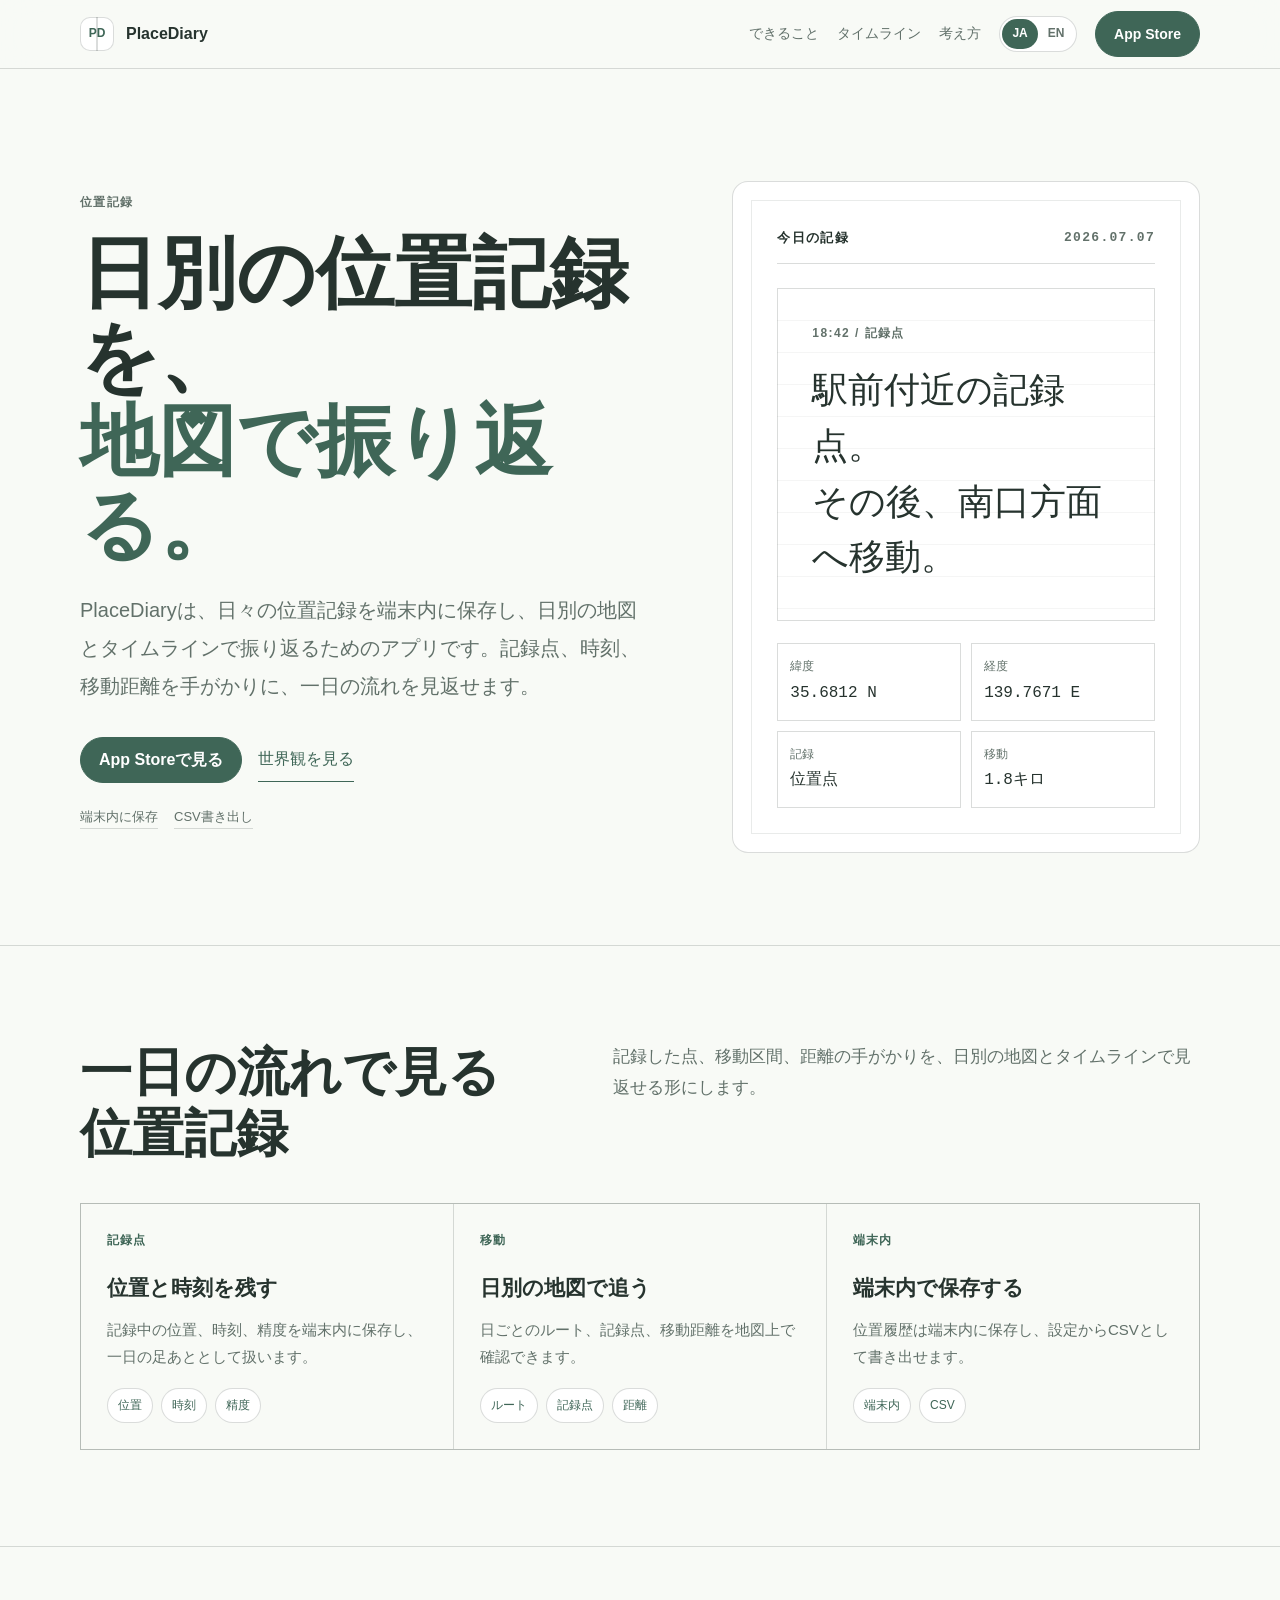
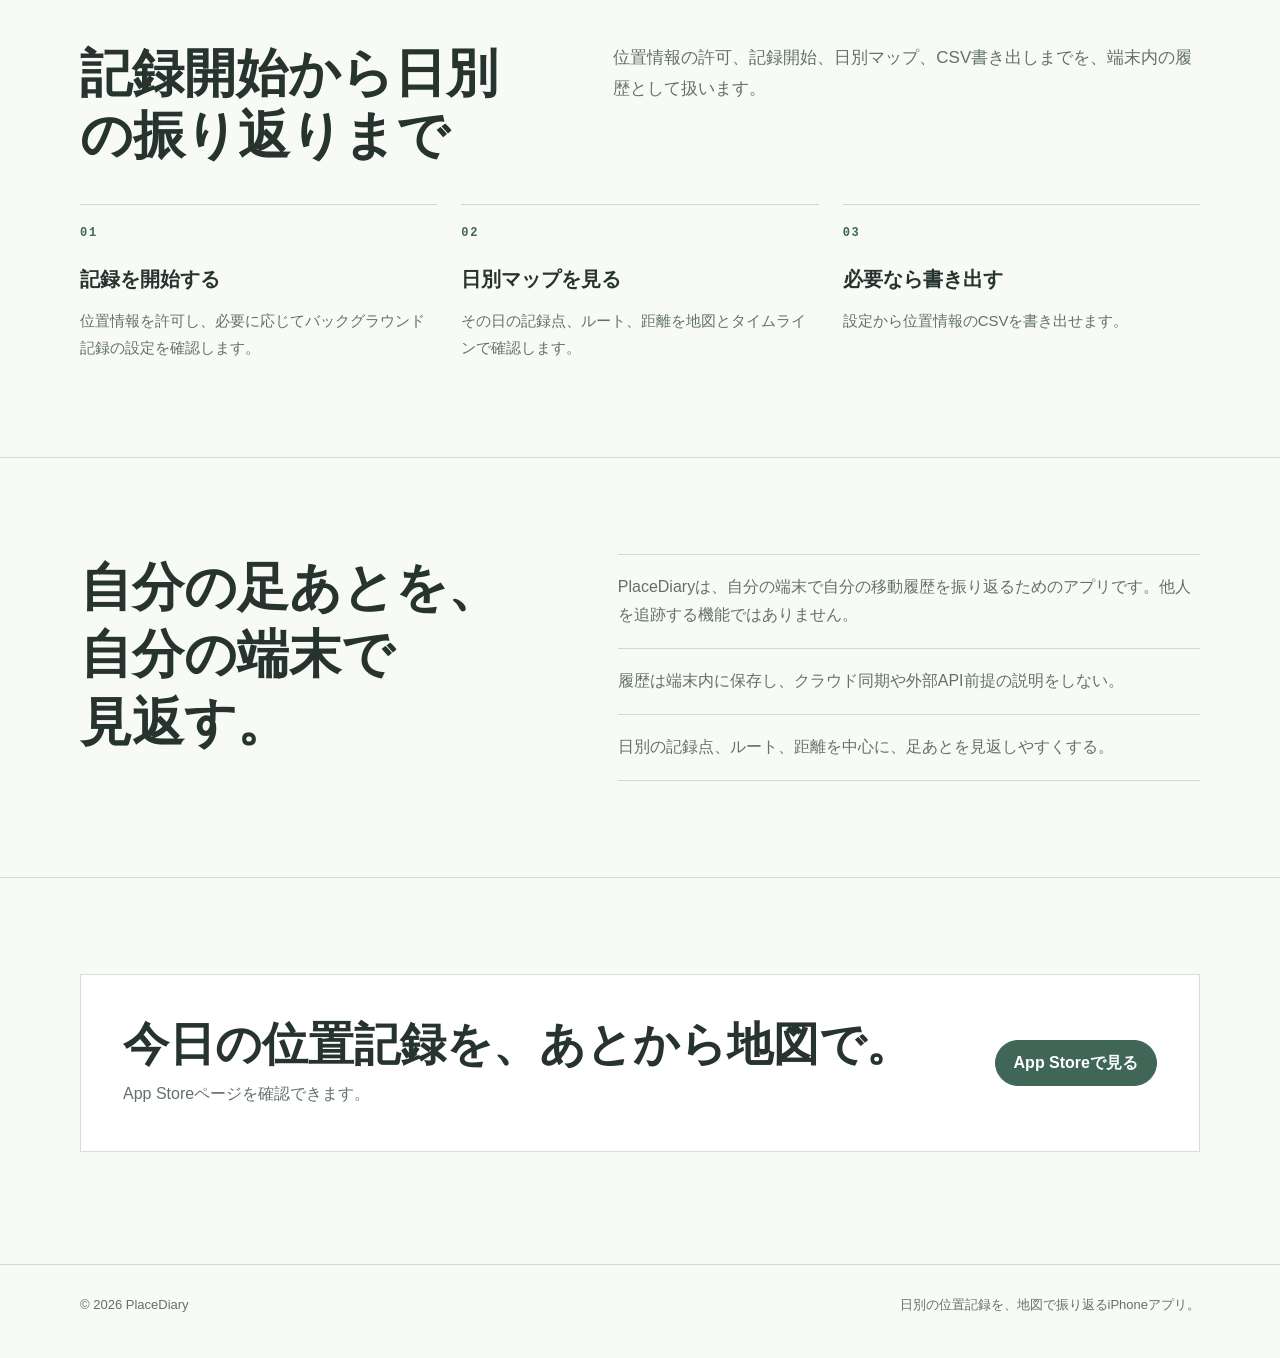
<file: place-diary/index.html>
<!DOCTYPE html>
<html lang="ja">
<head>
  <meta charset="UTF-8" />
  <meta name="viewport" content="width=device-width, initial-scale=1.0" />
  <title>PlaceDiary - 日別の位置記録を地図で振り返る</title>
  <meta id="meta-description" name="description" content="PlaceDiaryは、日々の位置記録を端末内に保存し、日別の地図、タイムライン、CSV書き出しで振り返るiPhoneアプリです。" />
  <meta name="robots" content="noai, noimageai" />
  <meta id="og-title" property="og:title" content="PlaceDiary - 日別の位置記録を地図で振り返る" />
  <meta id="og-description" property="og:description" content="記録点、時刻、移動距離を手がかりに、一日の足あとを地図とタイムラインで見返せるiPhoneアプリです。" />
  <meta property="og:type" content="website" />
  <meta name="theme-color" content="#3f6657" />
  <link rel="stylesheet" href="../src/app-page.css" />
</head>
<body class="app-place" data-storage-key="placeDiaryLanguage">
  <nav class="site-nav">
    <div class="wrap nav-inner">
      <a class="brand" href="#top" aria-label="PlaceDiary トップへ" data-i18n-aria-label="brandLabel">
        <span class="brand-mark">PD</span>
        <span>PlaceDiary</span>
      </a>
      <div class="nav-links" aria-label="ページ内ナビゲーション" data-i18n-aria-label="navLabel">
        <a href="#features" data-i18n="navFeatures">できること</a>
        <a href="#flow" data-i18n="navFlow">タイムライン</a>
        <a href="#principles" data-i18n="navPrinciples">考え方</a>
        <div class="language-switch" role="group" aria-label="言語を選択" data-i18n-aria-label="languageLabel">
          <button type="button" data-language="ja" aria-pressed="true">JA</button>
          <button type="button" data-language="en" aria-pressed="false">EN</button>
        </div>
        <a class="button" href="https://apps.apple.com/jp/app/id6773775438" target="_blank" rel="noopener" data-store-link data-i18n="navStore">App Store</a>
      </div>
    </div>
  </nav>

  <main id="top">
    <header class="hero">
      <div class="wrap hero-grid">
        <div>
          <span class="utility-label" data-i18n="utilityLabel">位置記録</span>
          <h1 data-i18n-html="heroTitle">日別の位置記録を、<br><span>地図で振り返る。</span></h1>
          <p class="lead" data-i18n="heroLead">PlaceDiaryは、日々の位置記録を端末内に保存し、日別の地図とタイムラインで振り返るためのアプリです。記録点、時刻、移動距離を手がかりに、一日の流れを見返せます。</p>
          <div class="hero-actions">
            <a class="button" href="https://apps.apple.com/jp/app/id6773775438" target="_blank" rel="noopener" data-store-link data-i18n="heroStore">App Storeで見る</a>
            <a class="text-link" href="#features" data-i18n="heroLink">世界観を見る</a>
          </div>
          <p class="micro-note">
            <span data-i18n="note1">端末内に保存</span>
            <span data-i18n="note2">CSV書き出し</span>
          </p>
        </div>

        <div class="motif-panel" aria-hidden="true">
          <div class="motif-inner">
            <div class="motif-title">
              <span>今日の記録</span>
              <span class="motif-date">2026.07.07</span>
            </div>
            <div class="field-note">
              <span class="utility-label">18:42 / 記録点</span>
              <p data-i18n-html="fieldText">駅前付近の記録点。<br>その後、南口方面へ移動。</p>
            </div>
            <div class="coordinate-grid">
              <div><b>緯度</b><span>35.6812 N</span></div>
              <div><b>経度</b><span>139.7671 E</span></div>
              <div><b data-i18n="coordWeather">記録</b><span data-i18n="coordWeatherValue">位置点</span></div>
              <div><b data-i18n="coordMove">移動</b><span data-i18n="coordMoveValue">1.8キロ</span></div>
            </div>
          </div>
        </div>
      </div>
    </header>

    <section id="features">
      <div class="wrap">
        <div class="section-head">
          <h2 data-i18n="featuresTitle">一日の流れで見る位置記録</h2>
          <p data-i18n="featuresLead">記録した点、移動区間、距離の手がかりを、日別の地図とタイムラインで見返せる形にします。</p>
        </div>
        <div class="fragment-grid">
          <article class="fragment">
            <span class="fragment-kicker">記録点</span>
            <h3 data-i18n="feature1Title">位置と時刻を残す</h3>
            <p data-i18n="feature1Body">記録中の位置、時刻、精度を端末内に保存し、一日の足あととして扱います。</p>
            <div class="inline-chips"><span>位置</span><span>時刻</span><span>精度</span></div>
          </article>
          <article class="fragment">
            <span class="fragment-kicker">移動</span>
            <h3 data-i18n="feature2Title">日別の地図で追う</h3>
            <p data-i18n="feature2Body">日ごとのルート、記録点、移動距離を地図上で確認できます。</p>
            <div class="inline-chips"><span>ルート</span><span>記録点</span><span>距離</span></div>
          </article>
          <article class="fragment">
            <span class="fragment-kicker">端末内</span>
            <h3 data-i18n="feature3Title">端末内で保存する</h3>
            <p data-i18n="feature3Body">位置履歴は端末内に保存し、設定からCSVとして書き出せます。</p>
            <div class="inline-chips"><span>端末内</span><span>CSV</span></div>
          </article>
        </div>
      </div>
    </section>

    <section id="flow">
      <div class="wrap">
        <div class="section-head">
          <h2 data-i18n="flowTitle">記録開始から日別の振り返りまで</h2>
          <p data-i18n="flowLead">位置情報の許可、記録開始、日別マップ、CSV書き出しまでを、端末内の履歴として扱います。</p>
        </div>
        <div class="steps">
          <div class="step"><span class="step-num">01</span><h3 data-i18n="step1Title">記録を開始する</h3><p data-i18n="step1Body">位置情報を許可し、必要に応じてバックグラウンド記録の設定を確認します。</p></div>
          <div class="step"><span class="step-num">02</span><h3 data-i18n="step2Title">日別マップを見る</h3><p data-i18n="step2Body">その日の記録点、ルート、距離を地図とタイムラインで確認します。</p></div>
          <div class="step"><span class="step-num">03</span><h3 data-i18n="step3Title">必要なら書き出す</h3><p data-i18n="step3Body">設定から位置情報のCSVを書き出せます。</p></div>
        </div>
      </div>
    </section>

    <section id="principles">
      <div class="wrap promise">
        <blockquote class="quote" data-i18n-html="principlesQuote">自分の足あとを、<br>自分の端末で<br>見返す。</blockquote>
        <div class="promise-list">
          <div data-i18n="principle1">PlaceDiaryは、自分の端末で自分の移動履歴を振り返るためのアプリです。他人を追跡する機能ではありません。</div>
          <div data-i18n="principle2">履歴は端末内に保存し、クラウド同期や外部API前提の説明をしない。</div>
          <div data-i18n="principle3">日別の記録点、ルート、距離を中心に、足あとを見返しやすくする。</div>
        </div>
      </div>
    </section>

    <section class="cta">
      <div class="wrap cta-panel">
        <div>
          <h2 data-i18n="ctaTitle">今日の位置記録を、あとから地図で。</h2>
          <p data-i18n="ctaBody">App Storeページを確認できます。</p>
        </div>
        <a class="button" href="https://apps.apple.com/jp/app/id6773775438" target="_blank" rel="noopener" data-store-link data-i18n="ctaStore">App Storeで見る</a>
      </div>
    </section>
  </main>

  <footer>
    <div class="wrap footer-inner">
      <span data-i18n="footerCopyright">© 2026 PlaceDiary</span>
      <span data-i18n="footerTagline">日別の位置記録を、地図で振り返るiPhoneアプリ。</span>
    </div>
  </footer>

  <script>
    window.PAGE_TRANSLATIONS = {
      ja: {
        meta: {
                    title: "PlaceDiary - 日別の位置記録を地図で振り返る",
                    description: "PlaceDiaryは、日々の位置記録を端末内に保存し、日別の地図、タイムライン、CSV書き出しで振り返るiPhoneアプリです。",
                    ogDescription: "記録点、時刻、移動距離を手がかりに、一日の足あとを地図とタイムラインで見返せるiPhoneアプリです。",
          storeUrl: "https://apps.apple.com/jp/app/id6773775438"
        }
      },
      en: {
        text: {
                    navFeatures: "Features",
                    navFlow: "Timeline",
          navPrinciples: "Principles",
          navStore: "App Store",
                    utilityLabel: "LOCATION RECORDS",
                    heroLead: "PlaceDiary saves daily location records on your device so you can review them by day on a map and timeline. Recorded points, time, and distance help you look back on the flow of a day.",
          heroStore: "View on the App Store",
                    heroLink: "See features",
                    note1: "Saved on device",
                    note2: "CSV export",
                    coordWeather: "Record",
                    coordWeatherValue: "Location point",
          coordMove: "Move",
          coordMoveValue: "1.8キロ",
                    featuresTitle: "A day's location records, as a flow.",
                    featuresLead: "Recorded points, route sections, and distance clues are shown through a day-by-day map and timeline.",
                    feature1Title: "Save location and time",
                    feature1Body: "While recording, location, time, and accuracy are saved on device as the day's footprints.",
                    feature2Title: "Follow a day-by-day map",
                    feature2Body: "Check daily routes, recorded points, and distance on the map.",
                    feature3Title: "Save on device",
                    feature3Body: "Location history is saved on device and can be exported as CSV from settings.",
                    flowTitle: "From recording to daily review.",
                    flowLead: "Location permission, recording, day maps, and CSV export are handled as on-device history.",
                    step1Title: "Start recording",
                    step1Body: "Allow location access and check background recording settings when needed.",
                    step2Title: "Review the day map",
                    step2Body: "Check recorded points, routes, and distance on the map and timeline.",
                    step3Title: "Export if needed",
                    step3Body: "Export location records as CSV from settings.",
                    principle1: "PlaceDiary is for reviewing your own movement history on your own device. It's not a tool for tracking someone else.",
                    principle2: "Keep history on device and avoid claims that depend on cloud sync or external APIs.",
                    principle3: "Keep the focus on daily recorded points, routes, and distance so footprints are easy to review.",
                    ctaTitle: "Review today's location records on a map later.",
          ctaBody: "View the App Store page for PlaceDiary.",
          ctaStore: "View on the App Store",
          footerCopyright: "© 2026 PlaceDiary",
                    footerTagline: "An iPhone app for reviewing day-by-day location records on a map."
        },
        html: {
                    heroTitle: "Review daily location records<br><span>on a map.</span>",
                    fieldText: "A point recorded near the station.<br>Then moved toward the south exit.",
                    principlesQuote: "Review your footprints<br>on your own device."
        },
        labels: {
          brandLabel: "Back to the PlaceDiary home",
          navLabel: "Page navigation",
          languageLabel: "Choose a language"
        },
        meta: {
                    title: "PlaceDiary - Review daily location records on a map",
                    description: "PlaceDiary is an iPhone app for saving daily location records on your device and reviewing them with day maps, timelines, and CSV export.",
                    ogDescription: "Review a day's footprints through recorded points, time, and distance on a map and timeline.",
          storeUrl: "https://apps.apple.com/us/app/id6773775438"
        }
      }
    };
  </script>
  <script src="../src/app-page.js"></script>
</body>
</html>
</file>
<file: src/app-page.css>
:root {
  --bg: #fbfaf7;
  --surface: #ffffff;
  --surface-soft: #f4f1eb;
  --text: #242321;
  --muted: #6f6b64;
  --line: rgba(36, 35, 33, .16);
  --accent: #34312b;
  --accent-soft: rgba(52, 49, 43, .1);
  --max: 1120px;
  --radius: 12px;
  --font-body: -apple-system, BlinkMacSystemFont, "SF Pro Text", "Hiragino Sans", "Hiragino Kaku Gothic ProN", "Noto Sans JP", sans-serif;
  --font-display: "SF Pro Display", "Hiragino Sans", "Hiragino Kaku Gothic ProN", "Noto Sans JP", sans-serif;
  --font-mono: "SF Mono", ui-monospace, "SFMono-Regular", Menlo, Consolas, monospace;
}

.app-drink {
  --bg: #fbfaf6;
  --surface-soft: #f2eee6;
  --text: #28231d;
  --muted: #756c61;
  --line: rgba(74, 57, 40, .18);
  --accent: #6a3b22;
  --accent-soft: rgba(106, 59, 34, .1);
}

.app-rotator {
  --bg: #f8fafc;
  --surface-soft: #eef2f7;
  --text: #172033;
  --muted: #647085;
  --line: rgba(23, 32, 51, .16);
  --accent: #265b8f;
  --accent-soft: rgba(38, 91, 143, .1);
  --font-display: "Zen Kaku Gothic New", "Hiragino Kaku Gothic ProN", "Noto Sans JP", sans-serif;
}

.app-rotator h1,
.app-rotator .section-head h2,
.app-rotator .cta-panel h2 {
  letter-spacing: -.01em;
}

.app-letter {
  --bg: #fcf7ef;
  --surface-soft: #f3eadc;
  --text: #3f342c;
  --muted: #786a5d;
  --line: rgba(102, 78, 55, .2);
  --accent: #7c4d43;
  --accent-soft: rgba(124, 77, 67, .11);
  --font-display: Georgia, "Times New Roman", "Hiragino Mincho ProN", "Yu Mincho", serif;
}

.app-off {
  --bg: #faf8f3;
  --surface-soft: #f0ebe3;
  --text: #332d27;
  --muted: #70675f;
  --line: rgba(51, 45, 39, .17);
  --accent: #42594a;
  --accent-soft: rgba(66, 89, 74, .11);
}

.app-off h1,
.app-off .section-head h2,
.app-off .quote,
.app-off .cta-panel h2 {
  font-weight: 500;
  letter-spacing: .003em;
}

.app-place {
  --bg: #f8faf6;
  --surface-soft: #edf2ea;
  --text: #26332e;
  --muted: #62716a;
  --line: rgba(38, 51, 46, .17);
  --accent: #3f6657;
  --accent-soft: rgba(63, 102, 87, .11);
  --font-display: "Hiragino Mincho ProN", "Yu Mincho", Georgia, serif;
}

* {
  box-sizing: border-box;
}

html {
  scroll-behavior: smooth;
}

body {
  margin: 0;
  color: var(--text);
  background: var(--bg);
  font-family: var(--font-body);
  font-weight: 400;
  line-height: 1.8;
  overflow-x: hidden;
  -webkit-font-smoothing: antialiased;
}

a {
  color: inherit;
  text-decoration: none;
}

.wrap {
  width: min(var(--max), calc(100% - clamp(28px, 6vw, 64px)));
  margin: 0 auto;
}

.site-nav {
  position: sticky;
  top: 0;
  z-index: 10;
  border-bottom: 1px solid var(--line);
  background: color-mix(in srgb, var(--bg) 88%, transparent);
  backdrop-filter: blur(18px);
}

.nav-inner {
  min-height: 68px;
  display: flex;
  align-items: center;
  justify-content: space-between;
  gap: 18px;
}

.brand {
  display: inline-flex;
  align-items: center;
  gap: 12px;
  min-width: 0;
  font-weight: 650;
  letter-spacing: 0;
}

.brand-mark {
  width: 34px;
  height: 34px;
  border: 1px solid var(--line);
  border-radius: 10px;
  display: grid;
  place-items: center;
  color: var(--accent);
  background:
    linear-gradient(90deg, transparent 47%, var(--line) 48% 52%, transparent 53%),
    var(--surface);
  font-size: 12px;
  font-weight: 700;
}

.nav-links {
  display: flex;
  align-items: center;
  gap: 18px;
  color: var(--muted);
  font-size: 14px;
  font-weight: 500;
  white-space: nowrap;
}

.nav-links a:hover {
  color: var(--accent);
}

.language-switch {
  display: inline-flex;
  align-items: center;
  padding: 2px;
  border: 1px solid var(--line);
  border-radius: 999px;
  background: var(--surface);
}

.language-switch button {
  min-width: 36px;
  min-height: 30px;
  padding: 4px 9px;
  border: 0;
  border-radius: 999px;
  color: var(--muted);
  background: transparent;
  font: inherit;
  font-size: 12px;
  font-weight: 650;
  cursor: pointer;
}

.language-switch button[aria-pressed="true"] {
  color: #fff;
  background: var(--accent);
}

.button {
  display: inline-flex;
  align-items: center;
  justify-content: center;
  min-height: 46px;
  padding: 11px 18px;
  border: 1px solid var(--accent);
  border-radius: 999px;
  color: #fff;
  background: var(--accent);
  font-weight: 650;
  line-height: 1.2;
}

.text-link {
  display: inline-flex;
  align-items: center;
  min-height: 44px;
  color: var(--accent);
  border-bottom: 1px solid currentColor;
  font-weight: 550;
}

.hero {
  padding: clamp(56px, 9vw, 112px) 0 clamp(52px, 8vw, 92px);
}

.hero-grid {
  display: grid;
  grid-template-columns: minmax(0, 1fr) minmax(320px, .82fr);
  gap: clamp(36px, 7vw, 82px);
  align-items: center;
}

.utility-label {
  display: block;
  margin-bottom: 18px;
  color: var(--muted);
  font-size: 12px;
  font-weight: 650;
  letter-spacing: .12em;
  text-transform: uppercase;
}

h1,
h2,
h3,
p {
  margin-top: 0;
}

h1 {
  max-width: 760px;
  margin-bottom: 22px;
  font-family: var(--font-display);
  font-size: clamp(42px, 7vw, 78px);
  font-weight: 650;
  line-height: 1.08;
  letter-spacing: 0;
}

h1 span {
  color: var(--accent);
}

.lead {
  max-width: 680px;
  margin-bottom: 0;
  color: var(--muted);
  font-size: clamp(17px, 2vw, 20px);
  line-height: 1.9;
}

.hero-actions {
  display: flex;
  flex-wrap: wrap;
  align-items: center;
  gap: 16px;
  margin-top: 32px;
}

.micro-note {
  display: flex;
  flex-wrap: wrap;
  gap: 10px 16px;
  margin-top: 22px;
  color: var(--muted);
  font-size: 13px;
}

.micro-note span {
  border-bottom: 1px solid var(--line);
}

.motif-panel {
  position: relative;
  border: 1px solid var(--line);
  border-radius: 16px;
  background: var(--surface);
  overflow: hidden;
}

.motif-panel::before {
  content: "";
  position: absolute;
  inset: 18px;
  pointer-events: none;
  border: 1px solid color-mix(in srgb, var(--line) 58%, transparent);
}

.motif-inner {
  position: relative;
  padding: clamp(26px, 5vw, 44px);
}

.motif-title {
  display: flex;
  align-items: center;
  justify-content: space-between;
  gap: 16px;
  margin-bottom: 24px;
  padding-bottom: 14px;
  border-bottom: 1px solid var(--line);
  font-size: 13px;
  font-weight: 650;
  letter-spacing: .1em;
  text-transform: uppercase;
}

.motif-date,
.motif-meta {
  color: var(--muted);
  font-family: var(--font-mono);
  font-size: 13px;
}

.receipt-lines,
.log-lines {
  display: grid;
  gap: 12px;
}

.line-item {
  display: grid;
  grid-template-columns: 1fr auto;
  gap: 18px;
  padding-bottom: 10px;
  border-bottom: 1px dashed var(--line);
}

.line-item strong {
  font-weight: 650;
}

.line-item span:last-child {
  color: var(--muted);
}

.stamp {
  display: inline-flex;
  width: fit-content;
  margin-top: 24px;
  padding: 7px 11px;
  border: 1px solid var(--accent);
  border-radius: 999px;
  color: var(--accent);
  font-size: 12px;
  font-weight: 650;
  letter-spacing: .08em;
  text-transform: uppercase;
}

.tool-preview {
  display: grid;
  grid-template-columns: 1fr auto 1fr;
  gap: 18px;
  align-items: center;
  margin: 22px 0 28px;
}

.photo-shape {
  min-height: 150px;
  border: 1px solid var(--line);
  background:
    linear-gradient(135deg, transparent 49%, var(--line) 50%, transparent 51%),
    var(--surface-soft);
}

.photo-shape.before {
  transform: rotate(-7deg);
}

.photo-shape.after {
  transform: rotate(0);
}

.arrow {
  color: var(--accent);
  font-weight: 650;
}

.tool-controls,
.timer-controls,
.coordinate-grid {
  display: grid;
  gap: 10px;
}

.control-row {
  display: grid;
  grid-template-columns: 1fr auto;
  gap: 12px;
  padding: 12px 0;
  border-top: 1px solid var(--line);
}

.control-row span:last-child {
  color: var(--accent);
  font-family: var(--font-mono);
  font-weight: 650;
}

.letter-sheet,
.field-note,
.timer-sheet {
  padding: clamp(22px, 4vw, 34px);
  border: 1px solid var(--line);
  background:
    repeating-linear-gradient(to bottom, transparent 0 31px, color-mix(in srgb, var(--line) 55%, transparent) 32px),
    var(--surface);
}

.letter-sheet p,
.field-note p,
.timer-sheet p {
  margin-bottom: 0;
  font-family: var(--font-display);
  font-size: clamp(24px, 4vw, 36px);
  line-height: 1.55;
}

.ticket-stub {
  display: grid;
  grid-template-columns: 1fr auto;
  gap: 18px;
  margin-top: 24px;
  padding-top: 18px;
  border-top: 1px dashed var(--line);
  color: var(--muted);
  font-size: 13px;
}

.ticket-stub span:last-child {
  font-family: var(--font-mono);
}

.timer-display {
  margin: 20px 0;
  font-family: var(--font-mono);
  font-size: clamp(46px, 7vw, 72px);
  line-height: 1;
  color: var(--accent);
}

.coordinate-grid {
  grid-template-columns: 1fr 1fr;
  margin-top: 22px;
}

.coordinate-grid span {
  font-family: var(--font-mono);
}

.coordinate-grid div {
  padding: 12px;
  border: 1px solid var(--line);
}

.coordinate-grid b {
  display: block;
  font-size: 12px;
  font-weight: 550;
  color: var(--muted);
}

section {
  padding: clamp(58px, 8vw, 96px) 0;
  border-top: 1px solid var(--line);
}

.section-head {
  display: grid;
  grid-template-columns: minmax(0, .8fr) minmax(0, 1fr);
  gap: clamp(24px, 5vw, 64px);
  align-items: start;
  margin-bottom: 38px;
}

.section-head h2 {
  margin-bottom: 0;
  font-family: var(--font-display);
  font-size: clamp(30px, 4.6vw, 52px);
  font-weight: 650;
  line-height: 1.18;
}

.section-head p {
  margin-bottom: 0;
  color: var(--muted);
  font-size: 17px;
}

.fragment-grid {
  display: grid;
  grid-template-columns: repeat(3, 1fr);
  gap: 1px;
  background: var(--line);
  border: 1px solid var(--line);
}

.fragment {
  min-height: 220px;
  padding: 26px;
  background: var(--bg);
}

.fragment-kicker {
  display: block;
  margin-bottom: 22px;
  color: var(--accent);
  font-size: 12px;
  font-weight: 650;
  letter-spacing: .1em;
  text-transform: uppercase;
}

.fragment h3 {
  margin-bottom: 12px;
  font-size: 21px;
  font-weight: 650;
  line-height: 1.45;
}

.fragment p {
  margin-bottom: 0;
  color: var(--muted);
  font-size: 15px;
}

.inline-chips {
  display: flex;
  flex-wrap: wrap;
  gap: 8px;
  margin-top: 18px;
}

.inline-chips span {
  padding: 6px 10px;
  border: 1px solid var(--line);
  border-radius: 999px;
  color: var(--accent);
  background: var(--surface);
  font-size: 12px;
}

.steps {
  display: grid;
  grid-template-columns: repeat(3, 1fr);
  gap: 24px;
}

.step {
  padding-top: 18px;
  border-top: 1px solid var(--line);
}

.step-num {
  display: block;
  margin-bottom: 16px;
  color: var(--accent);
  font-family: var(--font-mono);
  font-size: 12px;
  font-weight: 650;
  letter-spacing: .14em;
}

.step h3 {
  margin-bottom: 10px;
  font-size: 20px;
  font-weight: 650;
}

.step p {
  margin-bottom: 0;
  color: var(--muted);
  font-size: 15px;
}

.promise {
  display: grid;
  grid-template-columns: minmax(0, .8fr) minmax(0, 1fr);
  gap: clamp(28px, 6vw, 72px);
  align-items: start;
}

.quote {
  margin: 0;
  font-family: var(--font-display);
  font-size: clamp(28px, 4.6vw, 52px);
  font-weight: 650;
  line-height: 1.3;
}

.promise-list {
  display: grid;
  gap: 0;
  border-top: 1px solid var(--line);
}

.promise-list div {
  padding: 18px 0;
  border-bottom: 1px solid var(--line);
  color: var(--muted);
}

.cta {
  padding-bottom: clamp(70px, 9vw, 112px);
}

.cta-panel {
  display: grid;
  grid-template-columns: minmax(0, 1fr) auto;
  gap: 26px;
  align-items: center;
  padding: clamp(26px, 5vw, 42px);
  border: 1px solid var(--line);
  background: var(--surface);
}

.cta-panel h2 {
  margin-bottom: 8px;
  font-family: var(--font-display);
  font-size: clamp(28px, 4.5vw, 46px);
  font-weight: 650;
  line-height: 1.2;
}

.cta-panel p {
  margin-bottom: 0;
  color: var(--muted);
}

footer {
  padding: 28px 0 44px;
  border-top: 1px solid var(--line);
  color: var(--muted);
  font-size: 13px;
}

.footer-inner {
  display: flex;
  justify-content: space-between;
  gap: 18px;
  flex-wrap: wrap;
}

@media (max-width: 900px) {
  .nav-inner {
    align-items: flex-start;
    flex-direction: column;
    padding: 14px 0;
  }

  .nav-links {
    width: 100%;
    overflow-x: auto;
    padding-bottom: 4px;
  }

  .hero-grid,
  .section-head,
  .promise,
  .cta-panel {
    grid-template-columns: 1fr;
  }

  .fragment-grid,
  .steps {
    grid-template-columns: 1fr;
  }

  .tool-preview {
    grid-template-columns: 1fr;
  }

  .arrow {
    text-align: center;
  }
}

@media (max-width: 560px) {
  .wrap {
    width: min(100% - 28px, var(--max));
  }

  h1 {
    font-size: clamp(38px, 11vw, 48px);
  }

  .motif-inner {
    padding: 24px;
  }

  .motif-panel::before {
    inset: 12px;
  }

  .coordinate-grid {
    grid-template-columns: 1fr;
  }
}
</file>
